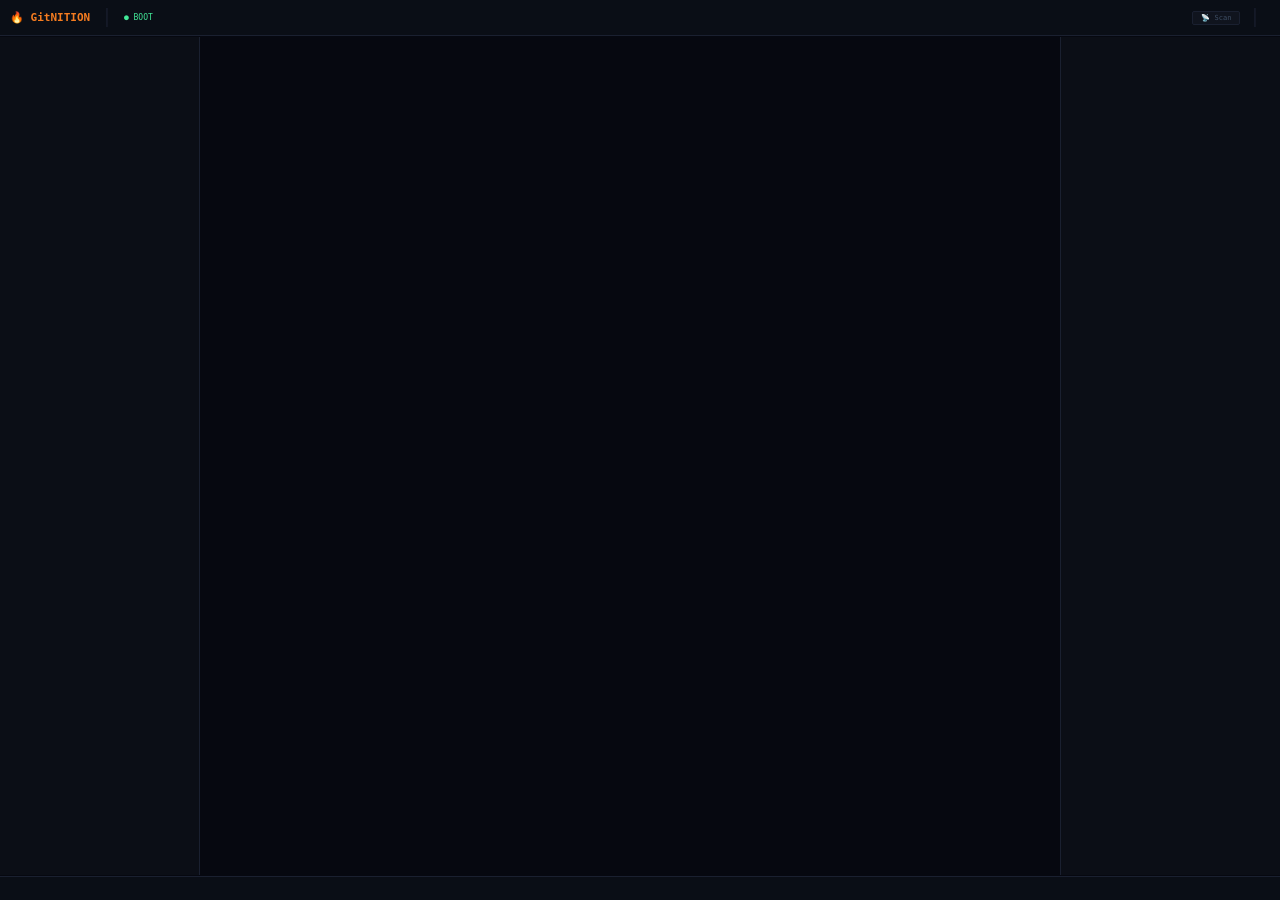
<file: index.html>
<!DOCTYPE html>
<html><head>
<meta charset="utf-8">
<meta http-equiv="refresh" content="0;url=pages/">
<title>🔥 GitNITION</title>
</head>
<body><a href="pages/">Loading GitNITION...</a></body>
</html>
</file>
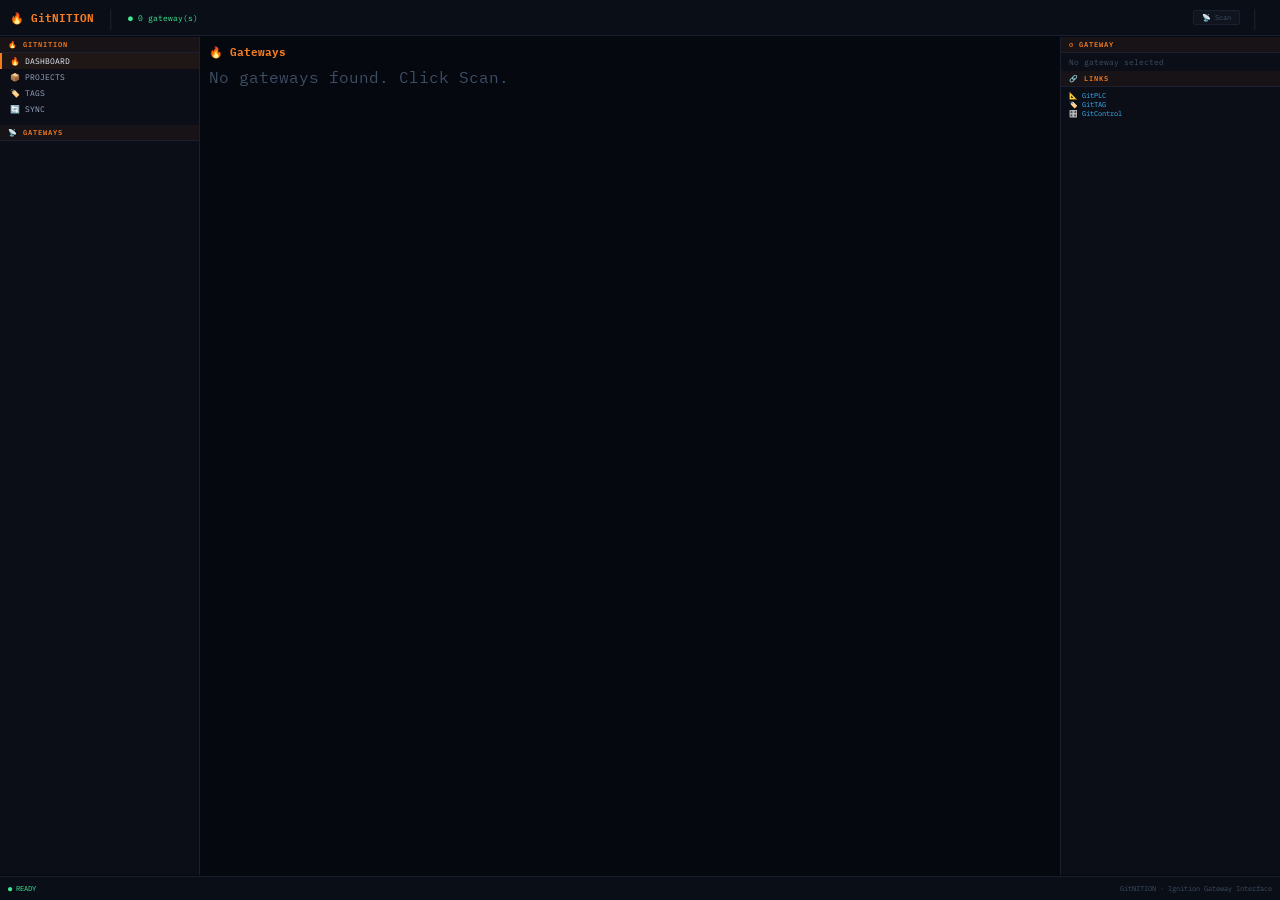
<file: pages/index.html>
<!DOCTYPE html>
<html lang="en">
<head>
<meta charset="UTF-8">
<meta name="viewport" content="width=device-width,initial-scale=1">
<title>🔥 GitNITION — Live</title>
<link rel="stylesheet" href="ui/css/vars.css">
<link rel="stylesheet" href="ui/css/components.css">
</head>
<body>
<div class="H">
  <span style="color:var(--ign);font-weight:700;font-size:11px">🔥 GitNITION</span>
  <span style="color:var(--b);margin:0 6px">│</span>
  <span id="state" style="color:var(--ok);font-size:8px">● BOOT</span>
  <span style="flex:1"></span>
  <span class="btn" onclick="doScan()" id="scan-btn">📡 Scan</span>
  <span style="color:var(--b);margin:0 4px">│</span>
  <span id="clock" style="color:var(--t2);font-size:8px"></span>
</div>
<div class="W" id="west"></div>
<div class="M" id="main"></div>
<div class="E" id="east"></div>
<div class="S" id="status"></div>

<script src="engine/scanner.js"></script>
<script src="engine/gateway-api.js"></script>
<script src="engine/sync.js"></script>
<script src="views/dashboard.js"></script>
<script src="views/projects.js"></script>
<script src="views/tags.js"></script>
<script src="views/nav.js"></script>
<script src="views/east.js"></script>
<script src="views/sync-view.js"></script>
<script>
function selectGateway(host, port) {
  var gw = GW_LIST.find(function(g) { return g.host===host && g.port===port; });
  if (gw) { setActiveGateway(gw); renderNav(document.getElementById('west')); renderEast(document.getElementById('east')); switchView(currentView); }
}

async function doScan() {
  document.getElementById('state').textContent = '● SCANNING...';
  document.getElementById('scan-btn').textContent = '⏳';
  var results = await scanAll();
  document.getElementById('state').textContent = '● ' + results.length + ' gateway(s)';
  document.getElementById('scan-btn').textContent = '📡 Scan';
  if (results.length) selectGateway(results[0].host, results[0].port);
  renderNav(document.getElementById('west'));
  switchView('dashboard');
}

(async function() {
  await loadGatewayConfig();
  renderNav(document.getElementById('west'));
  renderEast(document.getElementById('east'));
  document.getElementById('status').innerHTML = '<span style="color:var(--ok)">● READY</span><span style="flex:1"></span><span style="color:var(--t2)">GitNITION · Ignition Gateway Interface</span>';
  document.getElementById('state').textContent = '● READY';
  switchView('dashboard');
  doScan();
  setInterval(function() { var e=document.getElementById('clock'); if(e) e.textContent=new Date().toLocaleTimeString(); }, 1000);
})();
</script>
</body>
</html>
</file>
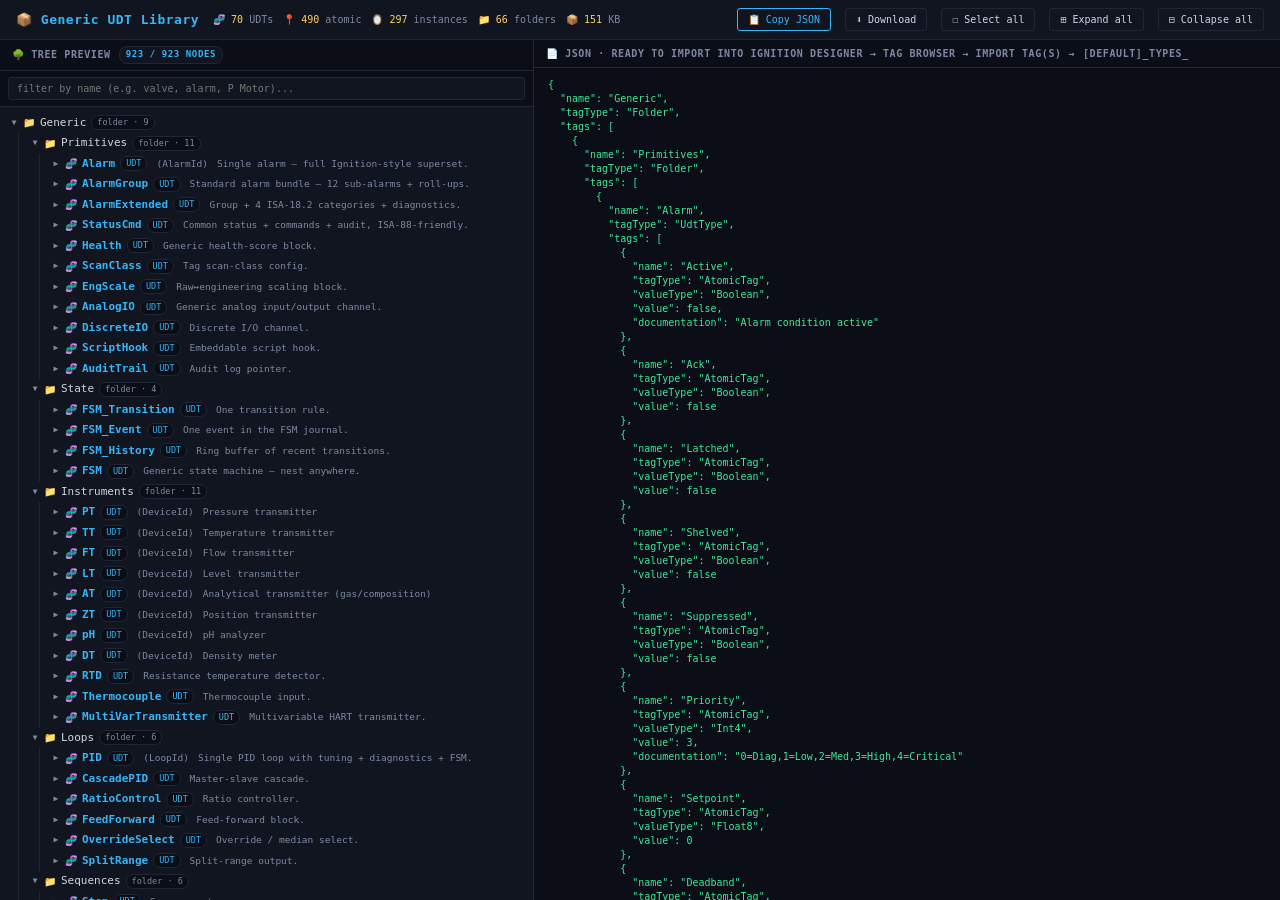
<file: generic-udt-library.html>
<!doctype html>
<html lang="en">
<head>
<meta charset="utf-8">
<meta name="viewport" content="width=device-width,initial-scale=1">
<title>Generic UDT Library — 70 UDTs · deep nested</title>
<style>
:root{--bg:#0b0e16;--card:#11151f;--b:#1f2638;--t:#cfd6e6;--t2:#7d89a3;
--ig:#38b5f9;--ok:#42e898;--err:#ff4466;--lav:#b496ff;--gold:#ffd166;--mono:'JetBrains Mono','IBM Plex Mono',ui-monospace,Menlo,monospace}
*{box-sizing:border-box}
html,body{margin:0;padding:0;background:var(--bg);color:var(--t);font-family:var(--mono);font-size:12px;line-height:1.5;height:100%}
.app{display:grid;grid-template-rows:auto 1fr;height:100vh;min-height:0}
.hdr{display:flex;align-items:center;gap:14px;padding:8px 16px;border-bottom:1px solid var(--b);background:var(--card)}
.hdr h1{margin:0;font-size:13px;font-weight:600;color:var(--ig);letter-spacing:.5px}
.hdr .stats{color:var(--t2);font-size:10px;display:flex;gap:10px}
.hdr .stats b{color:var(--gold);font-weight:500}
.hdr .grow{flex:1}
.hdr button{font-family:inherit;font-size:10px;padding:5px 10px;background:var(--card);border:1px solid var(--b);color:var(--t);cursor:pointer;border-radius:3px;transition:.15s}
.hdr button:hover{border-color:var(--ig);color:var(--ig)}
.hdr button.go{border-color:var(--ig);color:var(--ig)}
.hdr button.go:hover{background:var(--ig);color:var(--bg)}

.body{display:grid;grid-template-columns:1fr 1.4fr;gap:1px;background:var(--b);min-height:0;overflow:hidden}
.pane{background:var(--card);display:flex;flex-direction:column;overflow:hidden;min-height:0}
.pane h2{margin:0;padding:6px 12px;font-size:10px;font-weight:600;color:var(--t2);letter-spacing:.6px;border-bottom:1px solid var(--b);background:var(--bg);text-transform:uppercase;display:flex;align-items:center;gap:8px}
.pane h2 .badge{background:var(--card);color:var(--ig);padding:1px 6px;border-radius:8px;font-size:9px;border:1px solid var(--b)}
.pane .body{flex:1;min-height:0;overflow:hidden;background:var(--card)}
textarea{width:100%;height:100%;background:var(--bg);color:var(--ok);border:none;padding:10px 14px;font-family:inherit;font-size:10px;resize:none;outline:none;line-height:1.4}
.tree{flex:1;overflow:auto;padding:6px 4px;font-size:11px}
.tn{margin-left:0}
.tl{display:flex;align-items:center;gap:5px;padding:2px 6px;cursor:pointer;border-radius:3px;user-select:none;white-space:nowrap}
.tl:hover{background:var(--bg)}
.tl .arr{color:var(--t2);font-size:8px;width:8px;display:inline-block;text-align:center;transition:.1s}
.tn.open>.tl>.arr{transform:rotate(90deg)}
.tc{display:none;margin-left:14px;border-left:1px solid var(--b);padding-left:6px}
.tn.open>.tc{display:block}
.tn.leaf>.tl>.arr{visibility:hidden}
.k{color:var(--gold)}.k-udt{color:var(--ig);font-weight:600}.k-inst{color:var(--lav)}.k-folder{color:var(--t)}.k-atom{color:var(--ok)}
.tag{font-size:8.5px;color:var(--t2);background:var(--bg);padding:0 5px;border-radius:7px;border:1px solid var(--b)}
.tag.t{color:var(--ok)}.tag.u{color:var(--lav)}.tag.f{color:var(--t2)}.tag.U{color:var(--ig)}
.dimmed{color:var(--t2);font-size:9.5px;margin-left:4px}
.search{padding:6px 8px;border-bottom:1px solid var(--b);background:var(--bg)}
.search input{width:100%;background:var(--card);border:1px solid var(--b);color:var(--t);padding:5px 8px;border-radius:3px;font-family:inherit;font-size:10px;outline:none}
.search input:focus{border-color:var(--ig)}
.toast{position:fixed;bottom:14px;left:50%;transform:translateX(-50%);background:var(--ig);color:var(--bg);padding:7px 14px;font-size:10px;border-radius:4px;font-weight:600;opacity:0;transition:.25s;pointer-events:none;z-index:99}
.toast.on{opacity:1}
.match{background:rgba(56,181,249,.15);border-radius:2px}
@media (max-width:880px){.body{grid-template-columns:1fr;grid-template-rows:1fr 1fr}}
</style>
</head>
<body>
<div class="app">
  <div class="hdr">
    <h1>📦 Generic UDT Library</h1>
    <div class="stats">
      <span>🧬 <b>70</b> UDTs</span>
      <span>📍 <b>490</b> atomic</span>
      <span>🪞 <b>297</b> instances</span>
      <span>📁 <b>66</b> folders</span>
      <span>📦 <b>151</b> KB</span>
    </div>
    <span class="grow"></span>
    <button class="go" id="copyBtn">📋 Copy JSON</button>
    <button id="downloadBtn">⬇ Download</button>
    <button id="selectBtn">☐ Select all</button>
    <button id="expandBtn">⊞ Expand all</button>
    <button id="collapseBtn">⊟ Collapse all</button>
  </div>
  <div class="body">
    <div class="pane">
      <h2>🌳 Tree preview <span class="badge" id="visCount"></span></h2>
      <div class="search"><input id="searchIn" placeholder="filter by name (e.g. valve, alarm, P_Motor)..."></div>
      <div class="tree" id="tree"></div>
    </div>
    <div class="pane">
      <h2>📄 JSON · ready to import into Ignition Designer → Tag Browser → Import Tag(s) → <code>[default]_types_</code></h2>
      <textarea id="udtJson" readonly spellcheck="false">{
  "name": "Generic",
  "tagType": "Folder",
  "tags": [
    {
      "name": "Primitives",
      "tagType": "Folder",
      "tags": [
        {
          "name": "Alarm",
          "tagType": "UdtType",
          "tags": [
            {
              "name": "Active",
              "tagType": "AtomicTag",
              "valueType": "Boolean",
              "value": false,
              "documentation": "Alarm condition active"
            },
            {
              "name": "Ack",
              "tagType": "AtomicTag",
              "valueType": "Boolean",
              "value": false
            },
            {
              "name": "Latched",
              "tagType": "AtomicTag",
              "valueType": "Boolean",
              "value": false
            },
            {
              "name": "Shelved",
              "tagType": "AtomicTag",
              "valueType": "Boolean",
              "value": false
            },
            {
              "name": "Suppressed",
              "tagType": "AtomicTag",
              "valueType": "Boolean",
              "value": false
            },
            {
              "name": "Priority",
              "tagType": "AtomicTag",
              "valueType": "Int4",
              "value": 3,
              "documentation": "0=Diag,1=Low,2=Med,3=High,4=Critical"
            },
            {
              "name": "Setpoint",
              "tagType": "AtomicTag",
              "valueType": "Float8",
              "value": 0
            },
            {
              "name": "Deadband",
              "tagType": "AtomicTag",
              "valueType": "Float8",
              "value": 0.5
            },
            {
              "name": "OnDelay",
              "tagType": "AtomicTag",
              "valueType": "Int4",
              "value": 0,
              "engUnit": "ms"
            },
            {
              "name": "OffDelay",
              "tagType": "AtomicTag",
              "valueType": "Int4",
              "value": 0,
              "engUnit": "ms"
            },
            {
              "name": "Message",
              "tagType": "AtomicTag",
              "valueType": "String",
              "value": ""
            },
            {
              "name": "Pipeline",
              "tagType": "AtomicTag",
              "valueType": "String",
              "value": "default"
            },
            {
              "name": "DisplayPath",
              "tagType": "AtomicTag",
              "valueType": "String",
              "value": ""
            },
            {
              "name": "AssocData",
              "tagType": "AtomicTag",
              "valueType": "String",
              "value": "{}"
            },
            {
              "name": "Timestamp",
              "tagType": "AtomicTag",
              "valueType": "String",
              "value": ""
            },
            {
              "name": "AckTimestamp",
              "tagType": "AtomicTag",
              "valueType": "String",
              "value": ""
            },
            {
              "name": "AckUser",
              "tagType": "AtomicTag",
              "valueType": "String",
              "value": ""
            },
            {
              "name": "ClearTimestamp",
              "tagType": "AtomicTag",
              "valueType": "String",
              "value": ""
            },
            {
              "name": "EventCount",
              "tagType": "AtomicTag",
              "valueType": "Int4",
              "value": 0
            }
          ],
          "description": "Single alarm \u2014 full Ignition-style superset.",
          "parameters": [
            "AlarmId"
          ]
        },
        {
          "name": "AlarmGroup",
          "tagType": "UdtType",
          "tags": [
            {
              "name": "HiHi",
              "tagType": "UdtInstance",
              "typeId": "Generic/Primitives/Alarm"
            },
            {
              "name": "Hi",
              "tagType": "UdtInstance",
              "typeId": "Generic/Primitives/Alarm"
            },
            {
              "name": "Lo",
              "tagType": "UdtInstance",
              "typeId": "Generic/Primitives/Alarm"
            },
            {
              "name": "LoLo",
              "tagType": "UdtInstance",
              "typeId": "Generic/Primitives/Alarm"
            },
            {
              "name": "DevHi",
              "tagType": "UdtInstance",
              "typeId": "Generic/Primitives/Alarm"
            },
            {
              "name": "DevLo",
              "tagType": "UdtInstance",
              "typeId": "Generic/Primitives/Alarm"
            },
            {
              "name": "RateOfChange",
              "tagType": "UdtInstance",
              "typeId": "Generic/Primitives/Alarm"
            },
            {
              "name": "Stale",
              "tagType": "UdtInstance",
              "typeId": "Generic/Primitives/Alarm"
            },
            {
              "name": "BadQuality",
              "tagType": "UdtInstance",
              "typeId": "Generic/Primitives/Alarm"
            },
            {
              "name": "CommFault",
              "tagType": "UdtInstance",
              "typeId": "Generic/Primitives/Alarm"
            },
            {
              "name": "SensorFault",
              "tagType": "UdtInstance",
              "typeId": "Generic/Primitives/Alarm"
            },
            {
              "name": "ConfigFault",
              "tagType": "UdtInstance",
              "typeId": "Generic/Primitives/Alarm"
            },
            {
              "name": "AnyActive",
              "tagType": "AtomicTag",
              "valueType": "Boolean",
              "value": false
            },
            {
              "name": "AnyUnacked",
              "tagType": "AtomicTag",
              "valueType": "Boolean",
              "value": false
            },
            {
              "name": "Count",
              "tagType": "AtomicTag",
              "valueType": "Int4",
              "value": 0
            },
            {
              "name": "UnackedCount",
              "tagType": "AtomicTag",
              "valueType": "Int4",
              "value": 0
            },
            {
              "name": "HighestPriority",
              "tagType": "AtomicTag",
              "valueType": "Int4",
              "value": 0
            }
          ],
          "description": "Standard alarm bundle \u2014 12 sub-alarms + roll-ups."
        },
        {
          "name": "AlarmExtended",
          "tagType": "UdtType",
          "tags": [
            {
              "name": "Group",
              "tagType": "UdtInstance",
              "typeId": "Generic/Primitives/AlarmGroup"
            },
            {
              "name": "Process",
              "tagType": "UdtInstance",
              "typeId": "Generic/Primitives/Alarm"
            },
            {
              "name": "Safety",
              "tagType": "UdtInstance",
              "typeId": "Generic/Primitives/Alarm"
            },
            {
              "name": "Quality",
              "tagType": "UdtInstance",
              "typeId": "Generic/Primitives/Alarm"
            },
            {
              "name": "Maintenance",
              "tagType": "UdtInstance",
              "typeId": "Generic/Primitives/Alarm"
            },
            {
              "name": "Diagnostics",
              "tagType": "Folder",
              "tags": [
                {
                  "name": "WatchdogFailures",
                  "tagType": "AtomicTag",
                  "valueType": "Int4",
                  "value": 0
                },
                {
                  "name": "CycleOverruns",
                  "tagType": "AtomicTag",
                  "valueType": "Int4",
                  "value": 0
                },
                {
                  "name": "LastDiagAt",
                  "tagType": "AtomicTag",
                  "valueType": "String",
                  "value": ""
                }
              ]
            }
          ],
          "description": "Group + 4 ISA-18.2 categories + diagnostics."
        },
        {
          "name": "StatusCmd",
          "tagType": "UdtType",
          "tags": [
            {
              "name": "State",
              "tagType": "AtomicTag",
              "valueType": "Int4",
              "value": 0,
              "documentation": "0=Off,1=Standby,2=Starting,3=Running,4=Stopping,5=Fault,6=Maint"
            },
            {
              "name": "StateText",
              "tagType": "AtomicTag",
              "valueType": "String",
              "value": ""
            },
            {
              "name": "Available",
              "tagType": "AtomicTag",
              "valueType": "Boolean",
              "value": true
            },
            {
              "name": "Enabled",
              "tagType": "AtomicTag",
              "valueType": "Boolean",
              "value": true
            },
            {
              "name": "Interlocked",
              "tagType": "AtomicTag",
              "valueType": "Boolean",
              "value": false
            },
            {
              "name": "InterlockMessage",
              "tagType": "AtomicTag",
              "valueType": "String",
              "value": ""
            },
            {
              "name": "Health",
              "tagType": "AtomicTag",
              "valueType": "Int4",
              "value": 0,
              "documentation": "0=OK,1=Warn,2=Fault"
            },
            {
              "name": "Mode",
              "tagType": "AtomicTag",
              "valueType": "Int4",
              "value": 0,
              "documentation": "0=Off,1=Hand,2=Auto,3=Cascade,4=Override"
            },
            {
              "name": "OwnerProgram",
              "tagType": "AtomicTag",
              "valueType": "String",
              "value": ""
            },
            {
              "name": "OwnerSession",
              "tagType": "AtomicTag",
              "valueType": "String",
              "value": ""
            },
            {
              "name": "Commands",
              "tagType": "Folder",
              "tags": [
                {
                  "name": "Start",
                  "tagType": "AtomicTag",
                  "valueType": "Boolean",
                  "value": false
                },
                {
                  "name": "Stop",
                  "tagType": "AtomicTag",
                  "valueType": "Boolean",
                  "value": false
                },
                {
                  "name": "Reset",
                  "tagType": "AtomicTag",
                  "valueType": "Boolean",
                  "value": false
                },
                {
                  "name": "Enable",
                  "tagType": "AtomicTag",
                  "valueType": "Boolean",
                  "value": true
                },
                {
                  "name": "Disable",
                  "tagType": "AtomicTag",
                  "valueType": "Boolean",
                  "value": false
                },
                {
                  "name": "Acknowledge",
                  "tagType": "AtomicTag",
                  "valueType": "Boolean",
                  "value": false
                },
                {
                  "name": "ToHand",
                  "tagType": "AtomicTag",
                  "valueType": "Boolean",
                  "value": false
                },
                {
                  "name": "ToAuto",
                  "tagType": "AtomicTag",
                  "valueType": "Boolean",
                  "value": false
                },
                {
                  "name": "Override",
                  "tagType": "AtomicTag",
                  "valueType": "Boolean",
                  "value": false
                },
                {
                  "name": "ReleaseOverride",
                  "tagType": "AtomicTag",
                  "valueType": "Boolean",
                  "value": false
                }
              ]
            },
            {
              "name": "Audit",
              "tagType": "Folder",
              "tags": [
                {
                  "name": "LastCommand",
                  "tagType": "AtomicTag",
                  "valueType": "String",
                  "value": ""
                },
                {
                  "name": "LastCommandTs",
                  "tagType": "AtomicTag",
                  "valueType": "String",
                  "value": ""
                },
                {
                  "name": "LastCommandUser",
                  "tagType": "AtomicTag",
                  "valueType": "String",
                  "value": ""
                },
                {
                  "name": "CommandCount",
                  "tagType": "AtomicTag",
                  "valueType": "Int4",
                  "value": 0
                }
              ]
            }
          ],
          "description": "Common status + commands + audit, ISA-88-friendly."
        },
        {
          "name": "Health",
          "tagType": "UdtType",
          "tags": [
            {
              "name": "Score",
              "tagType": "AtomicTag",
              "valueType": "Float8",
              "value": 100.0,
              "documentation": "0-100 composite"
            },
            {
              "name": "Status",
              "tagType": "AtomicTag",
              "valueType": "Int4",
              "value": 0,
              "documentation": "0=OK,1=Warn,2=Fault,3=Critical"
            },
            {
              "name": "StatusText",
              "tagType": "AtomicTag",
              "valueType": "String",
              "value": ""
            },
            {
              "name": "LastCheck",
              "tagType": "AtomicTag",
              "valueType": "String",
              "value": ""
            },
            {
              "name": "CheckIntervalMs",
              "tagType": "AtomicTag",
              "valueType": "Int4",
              "value": 1000
            },
            {
              "name": "FailureCount",
              "tagType": "AtomicTag",
              "valueType": "Int4",
              "value": 0
            },
            {
              "name": "RecoveryCount",
              "tagType": "AtomicTag",
              "valueType": "Int4",
              "value": 0
            },
            {
              "name": "UptimeS",
              "tagType": "AtomicTag",
              "valueType": "Float8",
              "value": 0
            },
            {
              "name": "MTBF_h",
              "tagType": "AtomicTag",
              "valueType": "Float8",
              "value": 0
            }
          ],
          "description": "Generic health-score block."
        },
        {
          "name": "ScanClass",
          "tagType": "UdtType",
          "tags": [
            {
              "name": "Rate",
              "tagType": "AtomicTag",
              "valueType": "Int4",
              "value": 1000,
              "engUnit": "ms"
            },
            {
              "name": "Factor",
              "tagType": "AtomicTag",
              "valueType": "Float8",
              "value": 1.0
            },
            {
              "name": "Stale",
              "tagType": "AtomicTag",
              "valueType": "Int4",
              "value": 10000,
              "engUnit": "ms"
            },
            {
              "name": "LeaseTime",
              "tagType": "AtomicTag",
              "valueType": "Int4",
              "value": 30000
            },
            {
              "name": "Subscribed",
              "tagType": "AtomicTag",
              "valueType": "Boolean",
              "value": true
            },
            {
              "name": "Executing",
              "tagType": "AtomicTag",
              "valueType": "Boolean",
              "value": false
            },
            {
              "name": "OverrunCount",
              "tagType": "AtomicTag",
              "valueType": "Int4",
              "value": 0
            },
            {
              "name": "DriftMs",
              "tagType": "AtomicTag",
              "valueType": "Int4",
              "value": 0
            }
          ],
          "description": "Tag scan-class config."
        },
        {
          "name": "EngScale",
          "tagType": "UdtType",
          "tags": [
            {
              "name": "RawLo",
              "tagType": "AtomicTag",
              "valueType": "Float8",
              "value": 0
            },
            {
              "name": "RawHi",
              "tagType": "AtomicTag",
              "valueType": "Float8",
              "value": 32767
            },
            {
              "name": "EngLo",
              "tagType": "AtomicTag",
              "valueType": "Float8",
              "value": 0
            },
            {
              "name": "EngHi",
              "tagType": "AtomicTag",
              "valueType": "Float8",
              "value": 100
            },
            {
              "name": "EngUnits",
              "tagType": "AtomicTag",
              "valueType": "String",
              "value": ""
            },
            {
              "name": "Format",
              "tagType": "AtomicTag",
              "valueType": "String",
              "value": "#,##0.00"
            },
            {
              "name": "ClampLo",
              "tagType": "AtomicTag",
              "valueType": "Boolean",
              "value": true
            },
            {
              "name": "ClampHi",
              "tagType": "AtomicTag",
              "valueType": "Boolean",
              "value": true
            },
            {
              "name": "Linearize",
              "tagType": "AtomicTag",
              "valueType": "Boolean",
              "value": false
            },
            {
              "name": "Deadband",
              "tagType": "AtomicTag",
              "valueType": "Float8",
              "value": 0
            }
          ],
          "description": "Raw\u2194engineering scaling block."
        },
        {
          "name": "AnalogIO",
          "tagType": "UdtType",
          "tags": [
            {
              "name": "Raw",
              "tagType": "AtomicTag",
              "valueType": "Float8",
              "value": 0
            },
            {
              "name": "Scaled",
              "tagType": "AtomicTag",
              "valueType": "Float8",
              "value": 0
            },
            {
              "name": "Quality",
              "tagType": "AtomicTag",
              "valueType": "Int4",
              "value": 192
            },
            {
              "name": "Stale",
              "tagType": "AtomicTag",
              "valueType": "Boolean",
              "value": false
            },
            {
              "name": "Clamped",
              "tagType": "AtomicTag",
              "valueType": "Boolean",
              "value": false
            },
            {
              "name": "Filter",
              "tagType": "AtomicTag",
              "valueType": "Float8",
              "value": 0,
              "documentation": "EWMA alpha 0-1"
            },
            {
              "name": "Filtered",
              "tagType": "AtomicTag",
              "valueType": "Float8",
              "value": 0
            },
            {
              "name": "LastUpdate",
              "tagType": "AtomicTag",
              "valueType": "String",
              "value": ""
            },
            {
              "name": "Scale",
              "tagType": "UdtInstance",
              "typeId": "Generic/Primitives/EngScale"
            },
            {
              "name": "ScanClass",
              "tagType": "UdtInstance",
              "typeId": "Generic/Primitives/ScanClass"
            },
            {
              "name": "Alarms",
              "tagType": "UdtInstance",
              "typeId": "Generic/Primitives/AlarmGroup"
            }
          ],
          "description": "Generic analog input/output channel."
        },
        {
          "name": "DiscreteIO",
          "tagType": "UdtType",
          "tags": [
            {
              "name": "Value",
              "tagType": "AtomicTag",
              "valueType": "Boolean",
              "value": false
            },
            {
              "name": "Inverted",
              "tagType": "AtomicTag",
              "valueType": "Boolean",
              "value": false
            },
            {
              "name": "OnDelay",
              "tagType": "AtomicTag",
              "valueType": "Int4",
              "value": 0,
              "engUnit": "ms"
            },
            {
              "name": "OffDelay",
              "tagType": "AtomicTag",
              "valueType": "Int4",
              "value": 0,
              "engUnit": "ms"
            },
            {
              "name": "OnCount",
              "tagType": "AtomicTag",
              "valueType": "Int4",
              "value": 0
            },
            {
              "name": "OffCount",
              "tagType": "AtomicTag",
              "valueType": "Int4",
              "value": 0
            },
            {
              "name": "LastTransition",
              "tagType": "AtomicTag",
              "valueType": "String",
              "value": ""
            },
            {
              "name": "Quality",
              "tagType": "AtomicTag",
              "valueType": "Int4",
              "value": 192
            },
            {
              "name": "Alarms",
              "tagType": "UdtInstance",
              "typeId": "Generic/Primitives/AlarmGroup"
            }
          ],
          "description": "Discrete I/O channel."
        },
        {
          "name": "ScriptHook",
          "tagType": "UdtType",
          "tags": [
            {
              "name": "Code",
              "tagType": "AtomicTag",
              "valueType": "String",
              "value": ""
            },
            {
              "name": "Scope",
              "tagType": "AtomicTag",
              "valueType": "String",
              "value": "gateway"
            },
            {
              "name": "Trigger",
              "tagType": "AtomicTag",
              "valueType": "String",
              "value": "valueChanged"
            },
            {
              "name": "Enabled",
              "tagType": "AtomicTag",
              "valueType": "Boolean",
              "value": true
            },
            {
              "name": "LastRun",
              "tagType": "AtomicTag",
              "valueType": "String",
              "value": ""
            },
            {
              "name": "LastError",
              "tagType": "AtomicTag",
              "valueType": "String",
              "value": ""
            },
            {
              "name": "ExecCount",
              "tagType": "AtomicTag",
              "valueType": "Int4",
              "value": 0
            },
            {
              "name": "AvgExecMs",
              "tagType": "AtomicTag",
              "valueType": "Float8",
              "value": 0
            },
            {
              "name": "MaxExecMs",
              "tagType": "AtomicTag",
              "valueType": "Float8",
              "value": 0
            }
          ],
          "description": "Embeddable script hook."
        },
        {
          "name": "AuditTrail",
          "tagType": "UdtType",
          "tags": [
            {
              "name": "Enabled",
              "tagType": "AtomicTag",
              "valueType": "Boolean",
              "value": true
            },
            {
              "name": "LastEvent",
              "tagType": "AtomicTag",
              "valueType": "String",
              "value": ""
            },
            {
              "name": "LastUser",
              "tagType": "AtomicTag",
              "valueType": "String",
              "value": ""
            },
            {
              "name": "LastTs",
              "tagType": "AtomicTag",
              "valueType": "String",
              "value": ""
            },
            {
              "name": "EventCount",
              "tagType": "AtomicTag",
              "valueType": "Int4",
              "value": 0
            },
            {
              "name": "RetentionDays",
              "tagType": "AtomicTag",
              "valueType": "Int4",
              "value": 90
            }
          ],
          "description": "Audit log pointer."
        }
      ]
    },
    {
      "name": "State",
      "tagType": "Folder",
      "tags": [
        {
          "name": "FSM_Transition",
          "tagType": "UdtType",
          "tags": [
            {
              "name": "From",
              "tagType": "AtomicTag",
              "valueType": "String",
              "value": ""
            },
            {
              "name": "To",
              "tagType": "AtomicTag",
              "valueType": "String",
              "value": ""
            },
            {
              "name": "Event",
              "tagType": "AtomicTag",
              "valueType": "String",
              "value": ""
            },
            {
              "name": "Guard",
              "tagType": "AtomicTag",
              "valueType": "String",
              "value": ""
            },
            {
              "name": "Action",
              "tagType": "AtomicTag",
              "valueType": "String",
              "value": ""
            },
            {
              "name": "Count",
              "tagType": "AtomicTag",
              "valueType": "Int4",
              "value": 0
            }
          ],
          "description": "One transition rule."
        },
        {
          "name": "FSM_Event",
          "tagType": "UdtType",
          "tags": [
            {
              "name": "Name",
              "tagType": "AtomicTag",
              "valueType": "String",
              "value": ""
            },
            {
              "name": "Ts",
              "tagType": "AtomicTag",
              "valueType": "String",
              "value": ""
            },
            {
              "name": "FromState",
              "tagType": "AtomicTag",
              "valueType": "String",
              "value": ""
            },
            {
              "name": "ToState",
              "tagType": "AtomicTag",
              "valueType": "String",
              "value": ""
            },
            {
              "name": "Source",
              "tagType": "AtomicTag",
              "valueType": "String",
              "value": ""
            },
            {
              "name": "Payload",
              "tagType": "AtomicTag",
              "valueType": "String",
              "value": "{}"
            }
          ],
          "description": "One event in the FSM journal."
        },
        {
          "name": "FSM_History",
          "tagType": "UdtType",
          "tags": [
            {
              "name": "Capacity",
              "tagType": "AtomicTag",
              "valueType": "Int4",
              "value": 100
            },
            {
              "name": "Count",
              "tagType": "AtomicTag",
              "valueType": "Int4",
              "value": 0
            },
            {
              "name": "LastEventTs",
              "tagType": "AtomicTag",
              "valueType": "String",
              "value": ""
            },
            {
              "name": "Recent",
              "tagType": "Folder",
              "tags": [
                {
                  "name": "E0",
                  "tagType": "UdtInstance",
                  "typeId": "Generic/State/FSM_Event"
                },
                {
                  "name": "E1",
                  "tagType": "UdtInstance",
                  "typeId": "Generic/State/FSM_Event"
                },
                {
                  "name": "E2",
                  "tagType": "UdtInstance",
                  "typeId": "Generic/State/FSM_Event"
                },
                {
                  "name": "E3",
                  "tagType": "UdtInstance",
                  "typeId": "Generic/State/FSM_Event"
                },
                {
                  "name": "E4",
                  "tagType": "UdtInstance",
                  "typeId": "Generic/State/FSM_Event"
                }
              ]
            }
          ],
          "description": "Ring buffer of recent transitions."
        },
        {
          "name": "FSM",
          "tagType": "UdtType",
          "tags": [
            {
              "name": "Config",
              "tagType": "Folder",
              "tags": [
                {
                  "name": "States",
                  "tagType": "AtomicTag",
                  "valueType": "String",
                  "value": "",
                  "documentation": "comma list"
                },
                {
                  "name": "InitState",
                  "tagType": "AtomicTag",
                  "valueType": "String",
                  "value": "idle"
                },
                {
                  "name": "Final",
                  "tagType": "AtomicTag",
                  "valueType": "String",
                  "value": ""
                },
                {
                  "name": "BackoffMs",
                  "tagType": "AtomicTag",
                  "valueType": "Int4",
                  "value": 1000
                },
                {
                  "name": "MaxRetries",
                  "tagType": "AtomicTag",
                  "valueType": "Int4",
                  "value": 10
                }
              ]
            },
            {
              "name": "Status",
              "tagType": "Folder",
              "tags": [
                {
                  "name": "Current",
                  "tagType": "AtomicTag",
                  "valueType": "String",
                  "value": "idle"
                },
                {
                  "name": "Previous",
                  "tagType": "AtomicTag",
                  "valueType": "String",
                  "value": ""
                },
                {
                  "name": "Since",
                  "tagType": "AtomicTag",
                  "valueType": "String",
                  "value": ""
                },
                {
                  "name": "TransitionCount",
                  "tagType": "AtomicTag",
                  "valueType": "Int4",
                  "value": 0
                },
                {
                  "name": "LastError",
                  "tagType": "AtomicTag",
                  "valueType": "String",
                  "value": ""
                },
                {
                  "name": "Healthy",
                  "tagType": "AtomicTag",
                  "valueType": "Boolean",
                  "value": true
                },
                {
                  "name": "ErrCount",
                  "tagType": "AtomicTag",
                  "valueType": "Int4",
                  "value": 0
                },
                {
                  "name": "NextRetryAt",
                  "tagType": "AtomicTag",
                  "valueType": "String",
                  "value": ""
                }
              ]
            },
            {
              "name": "Cmd",
              "tagType": "Folder",
              "tags": [
                {
                  "name": "Transition",
                  "tagType": "AtomicTag",
                  "valueType": "String",
                  "value": ""
                },
                {
                  "name": "Reset",
                  "tagType": "AtomicTag",
                  "valueType": "Boolean",
                  "value": false
                },
                {
                  "name": "Heal",
                  "tagType": "AtomicTag",
                  "valueType": "Boolean",
                  "value": false
                },
                {
                  "name": "Pause",
                  "tagType": "AtomicTag",
                  "valueType": "Boolean",
                  "value": false
                },
                {
                  "name": "Resume",
                  "tagType": "AtomicTag",
                  "valueType": "Boolean",
                  "value": false
                }
              ]
            },
            {
              "name": "History",
              "tagType": "UdtInstance",
              "typeId": "Generic/State/FSM_History"
            }
          ],
          "description": "Generic state machine \u2014 nest anywhere."
        }
      ]
    },
    {
      "name": "Instruments",
      "tagType": "Folder",
      "tags": [
        {
          "name": "PT",
          "tagType": "UdtType",
          "tags": [
            {
              "name": "Signal",
              "tagType": "UdtInstance",
              "typeId": "Generic/Primitives/AnalogIO"
            },
            {
              "name": "EngUnits",
              "tagType": "AtomicTag",
              "valueType": "String",
              "value": "psig"
            },
            {
              "name": "LRV",
              "tagType": "AtomicTag",
              "valueType": "Float8",
              "value": 0
            },
            {
              "name": "URV",
              "tagType": "AtomicTag",
              "valueType": "Float8",
              "value": 100
            },
            {
              "name": "Damping",
              "tagType": "AtomicTag",
              "valueType": "Float8",
              "value": 0,
              "engUnit": "s"
            },
            {
              "name": "CalDate",
              "tagType": "AtomicTag",
              "valueType": "String",
              "value": ""
            },
            {
              "name": "CalDueDate",
              "tagType": "AtomicTag",
              "valueType": "String",
              "value": ""
            },
            {
              "name": "SerialNum",
              "tagType": "AtomicTag",
              "valueType": "String",
              "value": ""
            },
            {
              "name": "Tag",
              "tagType": "AtomicTag",
              "valueType": "String",
              "value": ""
            },
            {
              "name": "Manufacturer",
              "tagType": "AtomicTag",
              "valueType": "String",
              "value": ""
            },
            {
              "name": "Model",
              "tagType": "AtomicTag",
              "valueType": "String",
              "value": ""
            },
            {
              "name": "Health",
              "tagType": "UdtInstance",
              "typeId": "Generic/Primitives/Health"
            }
          ],
          "description": "Pressure transmitter",
          "parameters": [
            "DeviceId"
          ]
        },
        {
          "name": "TT",
          "tagType": "UdtType",
          "tags": [
            {
              "name": "Signal",
              "tagType": "UdtInstance",
              "typeId": "Generic/Primitives/AnalogIO"
            },
            {
              "name": "EngUnits",
              "tagType": "AtomicTag",
              "valueType": "String",
              "value": "degF"
            },
            {
              "name": "LRV",
              "tagType": "AtomicTag",
              "valueType": "Float8",
              "value": 0
            },
            {
              "name": "URV",
              "tagType": "AtomicTag",
              "valueType": "Float8",
              "value": 100
            },
            {
              "name": "Damping",
              "tagType": "AtomicTag",
              "valueType": "Float8",
              "value": 0,
              "engUnit": "s"
            },
            {
              "name": "CalDate",
              "tagType": "AtomicTag",
              "valueType": "String",
              "value": ""
            },
            {
              "name": "CalDueDate",
              "tagType": "AtomicTag",
              "valueType": "String",
              "value": ""
            },
            {
              "name": "SerialNum",
              "tagType": "AtomicTag",
              "valueType": "String",
              "value": ""
            },
            {
              "name": "Tag",
              "tagType": "AtomicTag",
              "valueType": "String",
              "value": ""
            },
            {
              "name": "Manufacturer",
              "tagType": "AtomicTag",
              "valueType": "String",
              "value": ""
            },
            {
              "name": "Model",
              "tagType": "AtomicTag",
              "valueType": "String",
              "value": ""
            },
            {
              "name": "Health",
              "tagType": "UdtInstance",
              "typeId": "Generic/Primitives/Health"
            }
          ],
          "description": "Temperature transmitter",
          "parameters": [
            "DeviceId"
          ]
        },
        {
          "name": "FT",
          "tagType": "UdtType",
          "tags": [
            {
              "name": "Signal",
              "tagType": "UdtInstance",
              "typeId": "Generic/Primitives/AnalogIO"
            },
            {
              "name": "EngUnits",
              "tagType": "AtomicTag",
              "valueType": "String",
              "value": "gpm"
            },
            {
              "name": "LRV",
              "tagType": "AtomicTag",
              "valueType": "Float8",
              "value": 0
            },
            {
              "name": "URV",
              "tagType": "AtomicTag",
              "valueType": "Float8",
              "value": 100
            },
            {
              "name": "Damping",
              "tagType": "AtomicTag",
              "valueType": "Float8",
              "value": 0,
              "engUnit": "s"
            },
            {
              "name": "CalDate",
              "tagType": "AtomicTag",
              "valueType": "String",
              "value": ""
            },
            {
              "name": "CalDueDate",
              "tagType": "AtomicTag",
              "valueType": "String",
              "value": ""
            },
            {
              "name": "SerialNum",
              "tagType": "AtomicTag",
              "valueType": "String",
              "value": ""
            },
            {
              "name": "Tag",
              "tagType": "AtomicTag",
              "valueType": "String",
              "value": ""
            },
            {
              "name": "Manufacturer",
              "tagType": "AtomicTag",
              "valueType": "String",
              "value": ""
            },
            {
              "name": "Model",
              "tagType": "AtomicTag",
              "valueType": "String",
              "value": ""
            },
            {
              "name": "Health",
              "tagType": "UdtInstance",
              "typeId": "Generic/Primitives/Health"
            }
          ],
          "description": "Flow transmitter",
          "parameters": [
            "DeviceId"
          ]
        },
        {
          "name": "LT",
          "tagType": "UdtType",
          "tags": [
            {
              "name": "Signal",
              "tagType": "UdtInstance",
              "typeId": "Generic/Primitives/AnalogIO"
            },
            {
              "name": "EngUnits",
              "tagType": "AtomicTag",
              "valueType": "String",
              "value": "in"
            },
            {
              "name": "LRV",
              "tagType": "AtomicTag",
              "valueType": "Float8",
              "value": 0
            },
            {
              "name": "URV",
              "tagType": "AtomicTag",
              "valueType": "Float8",
              "value": 100
            },
            {
              "name": "Damping",
              "tagType": "AtomicTag",
              "valueType": "Float8",
              "value": 0,
              "engUnit": "s"
            },
            {
              "name": "CalDate",
              "tagType": "AtomicTag",
              "valueType": "String",
              "value": ""
            },
            {
              "name": "CalDueDate",
              "tagType": "AtomicTag",
              "valueType": "String",
              "value": ""
            },
            {
              "name": "SerialNum",
              "tagType": "AtomicTag",
              "valueType": "String",
              "value": ""
            },
            {
              "name": "Tag",
              "tagType": "AtomicTag",
              "valueType": "String",
              "value": ""
            },
            {
              "name": "Manufacturer",
              "tagType": "AtomicTag",
              "valueType": "String",
              "value": ""
            },
            {
              "name": "Model",
              "tagType": "AtomicTag",
              "valueType": "String",
              "value": ""
            },
            {
              "name": "Health",
              "tagType": "UdtInstance",
              "typeId": "Generic/Primitives/Health"
            }
          ],
          "description": "Level transmitter",
          "parameters": [
            "DeviceId"
          ]
        },
        {
          "name": "AT",
          "tagType": "UdtType",
          "tags": [
            {
              "name": "Signal",
              "tagType": "UdtInstance",
              "typeId": "Generic/Primitives/AnalogIO"
            },
            {
              "name": "EngUnits",
              "tagType": "AtomicTag",
              "valueType": "String",
              "value": "ppm"
            },
            {
              "name": "LRV",
              "tagType": "AtomicTag",
              "valueType": "Float8",
              "value": 0
            },
            {
              "name": "URV",
              "tagType": "AtomicTag",
              "valueType": "Float8",
              "value": 100
            },
            {
              "name": "Damping",
              "tagType": "AtomicTag",
              "valueType": "Float8",
              "value": 0,
              "engUnit": "s"
            },
            {
              "name": "CalDate",
              "tagType": "AtomicTag",
              "valueType": "String",
              "value": ""
            },
            {
              "name": "CalDueDate",
              "tagType": "AtomicTag",
              "valueType": "String",
              "value": ""
            },
            {
              "name": "SerialNum",
              "tagType": "AtomicTag",
              "valueType": "String",
              "value": ""
            },
            {
              "name": "Tag",
              "tagType": "AtomicTag",
              "valueType": "String",
              "value": ""
            },
            {
              "name": "Manufacturer",
              "tagType": "AtomicTag",
              "valueType": "String",
              "value": ""
            },
            {
              "name": "Model",
              "tagType": "AtomicTag",
              "valueType": "String",
              "value": ""
            },
            {
              "name": "Health",
              "tagType": "UdtInstance",
              "typeId": "Generic/Primitives/Health"
            }
          ],
          "description": "Analytical transmitter (gas/composition)",
          "parameters": [
            "DeviceId"
          ]
        },
        {
          "name": "ZT",
          "tagType": "UdtType",
          "tags": [
            {
              "name": "Signal",
              "tagType": "UdtInstance",
              "typeId": "Generic/Primitives/AnalogIO"
            },
            {
              "name": "EngUnits",
              "tagType": "AtomicTag",
              "valueType": "String",
              "value": "%"
            },
            {
              "name": "LRV",
              "tagType": "AtomicTag",
              "valueType": "Float8",
              "value": 0
            },
            {
              "name": "URV",
              "tagType": "AtomicTag",
              "valueType": "Float8",
              "value": 100
            },
            {
              "name": "Damping",
              "tagType": "AtomicTag",
              "valueType": "Float8",
              "value": 0,
              "engUnit": "s"
            },
            {
              "name": "CalDate",
              "tagType": "AtomicTag",
              "valueType": "String",
              "value": ""
            },
            {
              "name": "CalDueDate",
              "tagType": "AtomicTag",
              "valueType": "String",
              "value": ""
            },
            {
              "name": "SerialNum",
              "tagType": "AtomicTag",
              "valueType": "String",
              "value": ""
            },
            {
              "name": "Tag",
              "tagType": "AtomicTag",
              "valueType": "String",
              "value": ""
            },
            {
              "name": "Manufacturer",
              "tagType": "AtomicTag",
              "valueType": "String",
              "value": ""
            },
            {
              "name": "Model",
              "tagType": "AtomicTag",
              "valueType": "String",
              "value": ""
            },
            {
              "name": "Health",
              "tagType": "UdtInstance",
              "typeId": "Generic/Primitives/Health"
            }
          ],
          "description": "Position transmitter",
          "parameters": [
            "DeviceId"
          ]
        },
        {
          "name": "pH",
          "tagType": "UdtType",
          "tags": [
            {
              "name": "Signal",
              "tagType": "UdtInstance",
              "typeId": "Generic/Primitives/AnalogIO"
            },
            {
              "name": "EngUnits",
              "tagType": "AtomicTag",
              "valueType": "String",
              "value": "pH"
            },
            {
              "name": "LRV",
              "tagType": "AtomicTag",
              "valueType": "Float8",
              "value": 0
            },
            {
              "name": "URV",
              "tagType": "AtomicTag",
              "valueType": "Float8",
              "value": 100
            },
            {
              "name": "Damping",
              "tagType": "AtomicTag",
              "valueType": "Float8",
              "value": 0,
              "engUnit": "s"
            },
            {
              "name": "CalDate",
              "tagType": "AtomicTag",
              "valueType": "String",
              "value": ""
            },
            {
              "name": "CalDueDate",
              "tagType": "AtomicTag",
              "valueType": "String",
              "value": ""
            },
            {
              "name": "SerialNum",
              "tagType": "AtomicTag",
              "valueType": "String",
              "value": ""
            },
            {
              "name": "Tag",
              "tagType": "AtomicTag",
              "valueType": "String",
              "value": ""
            },
            {
              "name": "Manufacturer",
              "tagType": "AtomicTag",
              "valueType": "String",
              "value": ""
            },
            {
              "name": "Model",
              "tagType": "AtomicTag",
              "valueType": "String",
              "value": ""
            },
            {
              "name": "Health",
              "tagType": "UdtInstance",
              "typeId": "Generic/Primitives/Health"
            }
          ],
          "description": "pH analyzer",
          "parameters": [
            "DeviceId"
          ]
        },
        {
          "name": "DT",
          "tagType": "UdtType",
          "tags": [
            {
              "name": "Signal",
              "tagType": "UdtInstance",
              "typeId": "Generic/Primitives/AnalogIO"
            },
            {
              "name": "EngUnits",
              "tagType": "AtomicTag",
              "valueType": "String",
              "value": "SG"
            },
            {
              "name": "LRV",
              "tagType": "AtomicTag",
              "valueType": "Float8",
              "value": 0
            },
            {
              "name": "URV",
              "tagType": "AtomicTag",
              "valueType": "Float8",
              "value": 100
            },
            {
              "name": "Damping",
              "tagType": "AtomicTag",
              "valueType": "Float8",
              "value": 0,
              "engUnit": "s"
            },
            {
              "name": "CalDate",
              "tagType": "AtomicTag",
              "valueType": "String",
              "value": ""
            },
            {
              "name": "CalDueDate",
              "tagType": "AtomicTag",
              "valueType": "String",
              "value": ""
            },
            {
              "name": "SerialNum",
              "tagType": "AtomicTag",
              "valueType": "String",
              "value": ""
            },
            {
              "name": "Tag",
              "tagType": "AtomicTag",
              "valueType": "String",
              "value": ""
            },
            {
              "name": "Manufacturer",
              "tagType": "AtomicTag",
              "valueType": "String",
              "value": ""
            },
            {
              "name": "Model",
              "tagType": "AtomicTag",
              "valueType": "String",
              "value": ""
            },
            {
              "name": "Health",
              "tagType": "UdtInstance",
              "typeId": "Generic/Primitives/Health"
            }
          ],
          "description": "Density meter",
          "parameters": [
            "DeviceId"
          ]
        },
        {
          "name": "RTD",
          "tagType": "UdtType",
          "tags": [
            {
              "name": "Resistance",
              "tagType": "AtomicTag",
              "valueType": "Float8",
              "value": 100,
              "engUnit": "ohm"
            },
            {
              "name": "Temp",
              "tagType": "AtomicTag",
              "valueType": "Float8",
              "value": 0,
              "engUnit": "degC"
            },
            {
              "name": "RTDType",
              "tagType": "AtomicTag",
              "valueType": "String",
              "value": "Pt100"
            },
            {
              "name": "Wires",
              "tagType": "AtomicTag",
              "valueType": "Int4",
              "value": 4
            },
            {
              "name": "Alarms",
              "tagType": "UdtInstance",
              "typeId": "Generic/Primitives/AlarmGroup"
            }
          ],
          "description": "Resistance temperature detector."
        },
        {
          "name": "Thermocouple",
          "tagType": "UdtType",
          "tags": [
            {
              "name": "MV",
              "tagType": "AtomicTag",
              "valueType": "Float8",
              "value": 0,
              "engUnit": "mV"
            },
            {
              "name": "Temp",
              "tagType": "AtomicTag",
              "valueType": "Float8",
              "value": 0,
              "engUnit": "degC"
            },
            {
              "name": "Type",
              "tagType": "AtomicTag",
              "valueType": "String",
              "value": "K"
            },
            {
              "name": "ColdJunction",
              "tagType": "AtomicTag",
              "valueType": "Float8",
              "value": 25,
              "engUnit": "degC"
            },
            {
              "name": "Alarms",
              "tagType": "UdtInstance",
              "typeId": "Generic/Primitives/AlarmGroup"
            }
          ],
          "description": "Thermocouple input."
        },
        {
          "name": "MultiVarTransmitter",
          "tagType": "UdtType",
          "tags": [
            {
              "name": "DP",
              "tagType": "UdtInstance",
              "typeId": "Generic/Instruments/PT"
            },
            {
              "name": "SP",
              "tagType": "UdtInstance",
              "typeId": "Generic/Instruments/PT"
            },
            {
              "name": "PV",
              "tagType": "UdtInstance",
              "typeId": "Generic/Instruments/PT"
            },
            {
              "name": "TT",
              "tagType": "UdtInstance",
              "typeId": "Generic/Instruments/TT"
            },
            {
              "name": "HartAddr",
              "tagType": "AtomicTag",
              "valueType": "Int4",
              "value": 0
            },
            {
              "name": "Burst",
              "tagType": "AtomicTag",
              "valueType": "Boolean",
              "value": false
            }
          ],
          "description": "Multivariable HART transmitter."
        }
      ]
    },
    {
      "name": "Loops",
      "tagType": "Folder",
      "tags": [
        {
          "name": "PID",
          "tagType": "UdtType",
          "tags": [
            {
              "name": "PV",
              "tagType": "UdtInstance",
              "typeId": "Generic/Primitives/AnalogIO"
            },
            {
              "name": "SP",
              "tagType": "UdtInstance",
              "typeId": "Generic/Primitives/AnalogIO"
            },
            {
              "name": "OUT",
              "tagType": "UdtInstance",
              "typeId": "Generic/Primitives/AnalogIO"
            },
            {
              "name": "Tuning",
              "tagType": "Folder",
              "tags": [
                {
                  "name": "Kp",
                  "tagType": "AtomicTag",
                  "valueType": "Float8",
                  "value": 1.0
                },
                {
                  "name": "Ki",
                  "tagType": "AtomicTag",
                  "valueType": "Float8",
                  "value": 0.1
                },
                {
                  "name": "Kd",
                  "tagType": "AtomicTag",
                  "valueType": "Float8",
                  "value": 0.01
                },
                {
                  "name": "Ts",
                  "tagType": "AtomicTag",
                  "valueType": "Float8",
                  "value": 1.0,
                  "engUnit": "s"
                },
                {
                  "name": "WindupGuard",
                  "tagType": "AtomicTag",
                  "valueType": "Float8",
                  "value": 100
                },
                {
                  "name": "DerivOnPV",
                  "tagType": "AtomicTag",
                  "valueType": "Boolean",
                  "value": true
                }
              ]
            },
            {
              "name": "Mode",
              "tagType": "Folder",
              "tags": [
                {
                  "name": "Mode",
                  "tagType": "AtomicTag",
                  "valueType": "Int4",
                  "value": 2,
                  "documentation": "0=Manual,1=Auto,2=Cascade,3=Track"
                },
                {
                  "name": "Manual",
                  "tagType": "AtomicTag",
                  "valueType": "Boolean",
                  "value": false
                },
                {
                  "name": "Tracking",
                  "tagType": "AtomicTag",
                  "valueType": "Boolean",
                  "value": false
                },
                {
                  "name": "Bumpless",
                  "tagType": "AtomicTag",
                  "valueType": "Boolean",
                  "value": true
                },
                {
                  "name": "Initialized",
                  "tagType": "AtomicTag",
                  "valueType": "Boolean",
                  "value": false
                }
              ]
            },
            {
              "name": "Diagnostics",
              "tagType": "Folder",
              "tags": [
                {
                  "name": "Error",
                  "tagType": "AtomicTag",
                  "valueType": "Float8",
                  "value": 0
                },
                {
                  "name": "DError",
                  "tagType": "AtomicTag",
                  "valueType": "Float8",
                  "value": 0
                },
                {
                  "name": "IError",
                  "tagType": "AtomicTag",
                  "valueType": "Float8",
                  "value": 0
                },
                {
                  "name": "LastTuneTs",
                  "tagType": "AtomicTag",
                  "valueType": "String",
                  "value": ""
                },
                {
                  "name": "OscillationDetected",
                  "tagType": "AtomicTag",
                  "valueType": "Boolean",
                  "value": false
                },
                {
                  "name": "PerfIndex",
                  "tagType": "AtomicTag",
                  "valueType": "Float8",
                  "value": 0
                }
              ]
            },
            {
              "name": "Alarms",
              "tagType": "UdtInstance",
              "typeId": "Generic/Primitives/AlarmGroup"
            },
            {
              "name": "Health",
              "tagType": "UdtInstance",
              "typeId": "Generic/Primitives/Health"
            },
            {
              "name": "FSM",
              "tagType": "UdtInstance",
              "typeId": "Generic/State/FSM"
            }
          ],
          "description": "Single PID loop with tuning + diagnostics + FSM.",
          "parameters": [
            "LoopId"
          ]
        },
        {
          "name": "CascadePID",
          "tagType": "UdtType",
          "tags": [
            {
              "name": "Primary",
              "tagType": "UdtInstance",
              "typeId": "Generic/Loops/PID"
            },
            {
              "name": "Secondary",
              "tagType": "UdtInstance",
              "typeId": "Generic/Loops/PID"
            },
            {
              "name": "CascadeReady",
              "tagType": "AtomicTag",
              "valueType": "Boolean",
              "value": false
            },
            {
              "name": "MasterMode",
              "tagType": "AtomicTag",
              "valueType": "Int4",
              "value": 2
            }
          ],
          "description": "Master-slave cascade."
        },
        {
          "name": "RatioControl",
          "tagType": "UdtType",
          "tags": [
            {
              "name": "Wild",
              "tagType": "UdtInstance",
              "typeId": "Generic/Primitives/AnalogIO"
            },
            {
              "name": "Controlled",
              "tagType": "UdtInstance",
              "typeId": "Generic/Loops/PID"
            },
            {
              "name": "Ratio",
              "tagType": "AtomicTag",
              "valueType": "Float8",
              "value": 1.0
            },
            {
              "name": "Bias",
              "tagType": "AtomicTag",
              "valueType": "Float8",
              "value": 0
            },
            {
              "name": "RatioMin",
              "tagType": "AtomicTag",
              "valueType": "Float8",
              "value": 0.1
            },
            {
              "name": "RatioMax",
              "tagType": "AtomicTag",
              "valueType": "Float8",
              "value": 10
            }
          ],
          "description": "Ratio controller."
        },
        {
          "name": "FeedForward",
          "tagType": "UdtType",
          "tags": [
            {
              "name": "Disturbance",
              "tagType": "UdtInstance",
              "typeId": "Generic/Primitives/AnalogIO"
            },
            {
              "name": "MainLoop",
              "tagType": "UdtInstance",
              "typeId": "Generic/Loops/PID"
            },
            {
              "name": "Gain",
              "tagType": "AtomicTag",
              "valueType": "Float8",
              "value": 1.0
            },
            {
              "name": "LeadS",
              "tagType": "AtomicTag",
              "valueType": "Float8",
              "value": 0
            },
            {
              "name": "LagS",
              "tagType": "AtomicTag",
              "valueType": "Float8",
              "value": 0
            }
          ],
          "description": "Feed-forward block."
        },
        {
          "name": "OverrideSelect",
          "tagType": "UdtType",
          "tags": [
            {
              "name": "Inputs",
              "tagType": "Folder",
              "tags": [
                {
                  "name": "A",
                  "tagType": "UdtInstance",
                  "typeId": "Generic/Loops/PID"
                },
                {
                  "name": "B",
                  "tagType": "UdtInstance",
                  "typeId": "Generic/Loops/PID"
                },
                {
                  "name": "C",
                  "tagType": "UdtInstance",
                  "typeId": "Generic/Loops/PID"
                }
              ]
            },
            {
              "name": "Selection",
              "tagType": "AtomicTag",
              "valueType": "String",
              "value": "HighSelect",
              "documentation": "HighSelect|LowSelect|Median"
            },
            {
              "name": "ActiveInput",
              "tagType": "AtomicTag",
              "valueType": "String",
              "value": ""
            }
          ],
          "description": "Override / median select."
        },
        {
          "name": "SplitRange",
          "tagType": "UdtType",
          "tags": [
            {
              "name": "InputLoop",
              "tagType": "UdtInstance",
              "typeId": "Generic/Loops/PID"
            },
            {
              "name": "OutputA",
              "tagType": "Folder",
              "tags": [
                {
                  "name": "Min",
                  "tagType": "AtomicTag",
                  "valueType": "Float8",
                  "value": 0
                },
                {
                  "name": "Max",
                  "tagType": "AtomicTag",
                  "valueType": "Float8",
                  "value": 50
                },
                {
                  "name": "Out",
                  "tagType": "UdtInstance",
                  "typeId": "Generic/Primitives/AnalogIO"
                }
              ]
            },
            {
              "name": "OutputB",
              "tagType": "Folder",
              "tags": [
                {
                  "name": "Min",
                  "tagType": "AtomicTag",
                  "valueType": "Float8",
                  "value": 50
                },
                {
                  "name": "Max",
                  "tagType": "AtomicTag",
                  "valueType": "Float8",
                  "value": 100
                },
                {
                  "name": "Out",
                  "tagType": "UdtInstance",
                  "typeId": "Generic/Primitives/AnalogIO"
                }
              ]
            }
          ],
          "description": "Split-range output."
        }
      ]
    },
    {
      "name": "Sequences",
      "tagType": "Folder",
      "tags": [
        {
          "name": "Step",
          "tagType": "UdtType",
          "tags": [
            {
              "name": "Number",
              "tagType": "AtomicTag",
              "valueType": "Int4",
              "value": 0
            },
            {
              "name": "Name",
              "tagType": "AtomicTag",
              "valueType": "String",
              "value": ""
            },
            {
              "name": "Description",
              "tagType": "AtomicTag",
              "valueType": "String",
              "value": ""
            },
            {
              "name": "DurationS",
              "tagType": "AtomicTag",
              "valueType": "Float8",
              "value": 0
            },
            {
              "name": "ElapsedS",
              "tagType": "AtomicTag",
              "valueType": "Float8",
              "value": 0
            },
            {
              "name": "StartTs",
              "tagType": "AtomicTag",
              "valueType": "String",
              "value": ""
            },
            {
              "name": "EndTs",
              "tagType": "AtomicTag",
              "valueType": "String",
              "value": ""
            },
            {
              "name": "Active",
              "tagType": "AtomicTag",
              "valueType": "Boolean",
              "value": false
            },
            {
              "name": "Complete",
              "tagType": "AtomicTag",
              "valueType": "Boolean",
              "value": false
            },
            {
              "name": "Failed",
              "tagType": "AtomicTag",
              "valueType": "Boolean",
              "value": false
            },
            {
              "name": "OnEnter",
              "tagType": "UdtInstance",
              "typeId": "Generic/Primitives/ScriptHook"
            },
            {
              "name": "OnExit",
              "tagType": "UdtInstance",
              "typeId": "Generic/Primitives/ScriptHook"
            }
          ],
          "description": "Sequence step."
        },
        {
          "name": "StepTransition",
          "tagType": "UdtType",
          "tags": [
            {
              "name": "FromStep",
              "tagType": "AtomicTag",
              "valueType": "Int4",
              "value": 0
            },
            {
              "name": "ToStep",
              "tagType": "AtomicTag",
              "valueType": "Int4",
              "value": 0
            },
            {
              "name": "Condition",
              "tagType": "AtomicTag",
              "valueType": "String",
              "value": ""
            },
            {
              "name": "Triggered",
              "tagType": "AtomicTag",
              "valueType": "Boolean",
              "value": false
            },
            {
              "name": "Count",
              "tagType": "AtomicTag",
              "valueType": "Int4",
              "value": 0
            }
          ],
          "description": "Step\u2192step transition."
        },
        {
          "name": "Phase",
          "tagType": "UdtType",
          "tags": [
            {
              "name": "PhaseId",
              "tagType": "AtomicTag",
              "valueType": "String",
              "value": ""
            },
            {
              "name": "State",
              "tagType": "AtomicTag",
              "valueType": "Int4",
              "value": 0,
              "documentation": "ISA-88: 0=Idle,1=Running,2=Holding,3=Held,4=Restarting,5=Complete,6=Stopping,7=Stopped,8=Aborting,9=Aborted"
            },
            {
              "name": "StateText",
              "tagType": "AtomicTag",
              "valueType": "String",
              "value": "Idle"
            },
            {
              "name": "Commands",
              "tagType": "Folder",
              "tags": [
                {
                  "name": "Start",
                  "tagType": "AtomicTag",
                  "valueType": "Boolean",
                  "value": false
                },
                {
                  "name": "Hold",
                  "tagType": "AtomicTag",
                  "valueType": "Boolean",
                  "value": false
                },
                {
                  "name": "Restart",
                  "tagType": "AtomicTag",
                  "valueType": "Boolean",
                  "value": false
                },
                {
                  "name": "Stop",
                  "tagType": "AtomicTag",
                  "valueType": "Boolean",
                  "value": false
                },
                {
                  "name": "Abort",
                  "tagType": "AtomicTag",
                  "valueType": "Boolean",
                  "value": false
                },
                {
                  "name": "Reset",
                  "tagType": "AtomicTag",
                  "valueType": "Boolean",
                  "value": false
                }
              ]
            },
            {
              "name": "Status",
              "tagType": "Folder",
              "tags": [
                {
                  "name": "Running",
                  "tagType": "AtomicTag",
                  "valueType": "Boolean",
                  "value": false
                },
                {
                  "name": "Held",
                  "tagType": "AtomicTag",
                  "valueType": "Boolean",
                  "value": false
                },
                {
                  "name": "Complete",
                  "tagType": "AtomicTag",
                  "valueType": "Boolean",
                  "value": false
                },
                {
                  "name": "Failed",
                  "tagType": "AtomicTag",
                  "valueType": "Boolean",
                  "value": false
                },
                {
                  "name": "Owner",
                  "tagType": "AtomicTag",
                  "valueType": "String",
                  "value": ""
                },
                {
                  "name": "OwnerCount",
                  "tagType": "AtomicTag",
                  "valueType": "Int4",
                  "value": 0
                }
              ]
            },
            {
              "name": "CurrentStep",
              "tagType": "UdtInstance",
              "typeId": "Generic/Sequences/Step"
            },
            {
              "name": "Alarms",
              "tagType": "UdtInstance",
              "typeId": "Generic/Primitives/AlarmGroup"
            },
            {
              "name": "FSM",
              "tagType": "UdtInstance",
              "typeId": "Generic/State/FSM"
            }
          ],
          "description": "ISA-88 equipment phase.",
          "parameters": [
            "PhaseId",
            "RecipeId"
          ]
        },
        {
          "name": "Recipe",
          "tagType": "UdtType",
          "tags": [
            {
              "name": "RecipeId",
              "tagType": "AtomicTag",
              "valueType": "String",
              "value": ""
            },
            {
              "name": "Name",
              "tagType": "AtomicTag",
              "valueType": "String",
              "value": ""
            },
            {
              "name": "Version",
              "tagType": "AtomicTag",
              "valueType": "String",
              "value": "1.0"
            },
            {
              "name": "Author",
              "tagType": "AtomicTag",
              "valueType": "String",
              "value": ""
            },
            {
              "name": "Approved",
              "tagType": "AtomicTag",
              "valueType": "Boolean",
              "value": false
            },
            {
              "name": "ApprovalTs",
              "tagType": "AtomicTag",
              "valueType": "String",
              "value": ""
            },
            {
              "name": "Parameters",
              "tagType": "Folder",
              "tags": [
                {
                  "name": "P01",
                  "tagType": "AtomicTag",
                  "valueType": "Float8",
                  "value": 0
                },
                {
                  "name": "P02",
                  "tagType": "AtomicTag",
                  "valueType": "Float8",
                  "value": 0
                },
                {
                  "name": "P03",
                  "tagType": "AtomicTag",
                  "valueType": "Float8",
                  "value": 0
                },
                {
                  "name": "P04",
                  "tagType": "AtomicTag",
                  "valueType": "Float8",
                  "value": 0
                },
                {
                  "name": "P05",
                  "tagType": "AtomicTag",
                  "valueType": "Float8",
                  "value": 0
                },
                {
                  "name": "P06",
                  "tagType": "AtomicTag",
                  "valueType": "Float8",
                  "value": 0
                },
                {
                  "name": "P07",
                  "tagType": "AtomicTag",
                  "valueType": "Float8",
                  "value": 0
                },
                {
                  "name": "P08",
                  "tagType": "AtomicTag",
                  "valueType": "Float8",
                  "value": 0
                },
                {
                  "name": "P09",
                  "tagType": "AtomicTag",
                  "valueType": "Float8",
                  "value": 0
                },
                {
                  "name": "P10",
                  "tagType": "AtomicTag",
                  "valueType": "Float8",
                  "value": 0
                },
                {
                  "name": "P11",
                  "tagType": "AtomicTag",
                  "valueType": "Float8",
                  "value": 0
                },
                {
                  "name": "P12",
                  "tagType": "AtomicTag",
                  "valueType": "Float8",
                  "value": 0
                },
                {
                  "name": "P13",
                  "tagType": "AtomicTag",
                  "valueType": "Float8",
                  "value": 0
                },
                {
                  "name": "P14",
                  "tagType": "AtomicTag",
                  "valueType": "Float8",
                  "value": 0
                },
                {
                  "name": "P15",
                  "tagType": "AtomicTag",
                  "valueType": "Float8",
                  "value": 0
                },
                {
                  "name": "P16",
                  "tagType": "AtomicTag",
                  "valueType": "Float8",
                  "value": 0
                }
              ]
            },
            {
              "name": "Phases",
              "tagType": "Folder",
              "tags": [
                {
                  "name": "P1",
                  "tagType": "UdtInstance",
                  "typeId": "Generic/Sequences/Phase"
                },
                {
                  "name": "P2",
                  "tagType": "UdtInstance",
                  "typeId": "Generic/Sequences/Phase"
                },
                {
                  "name": "P3",
                  "tagType": "UdtInstance",
                  "typeId": "Generic/Sequences/Phase"
                },
                {
                  "name": "P4",
                  "tagType": "UdtInstance",
                  "typeId": "Generic/Sequences/Phase"
                },
                {
                  "name": "P5",
                  "tagType": "UdtInstance",
                  "typeId": "Generic/Sequences/Phase"
                },
                {
                  "name": "P6",
                  "tagType": "UdtInstance",
                  "typeId": "Generic/Sequences/Phase"
                },
                {
                  "name": "P7",
                  "tagType": "UdtInstance",
                  "typeId": "Generic/Sequences/Phase"
                },
                {
                  "name": "P8",
                  "tagType": "UdtInstance",
                  "typeId": "Generic/Sequences/Phase"
                }
              ]
            },
            {
              "name": "Audit",
              "tagType": "UdtInstance",
              "typeId": "Generic/Primitives/AuditTrail"
            }
          ],
          "description": "ISA-88 master recipe with 16 params + 8 phases."
        },
        {
          "name": "Sequencer",
          "tagType": "UdtType",
          "tags": [
            {
              "name": "Step",
              "tagType": "AtomicTag",
              "valueType": "Int4",
              "value": 0
            },
            {
              "name": "Total",
              "tagType": "AtomicTag",
              "valueType": "Int4",
              "value": 0
            },
            {
              "name": "Running",
              "tagType": "AtomicTag",
              "valueType": "Boolean",
              "value": false
            },
            {
              "name": "Paused",
              "tagType": "AtomicTag",
              "valueType": "Boolean",
              "value": false
            },
            {
              "name": "Fault",
              "tagType": "AtomicTag",
              "valueType": "Boolean",
              "value": false
            },
            {
              "name": "StepName",
              "tagType": "AtomicTag",
              "valueType": "String",
              "value": ""
            },
            {
              "name": "Timer",
              "tagType": "AtomicTag",
              "valueType": "Float8",
              "value": 0
            },
            {
              "name": "Current",
              "tagType": "UdtInstance",
              "typeId": "Generic/Sequences/Step"
            },
            {
              "name": "StartScript",
              "tagType": "UdtInstance",
              "typeId": "Generic/Primitives/ScriptHook"
            },
            {
              "name": "StepScript",
              "tagType": "UdtInstance",
              "typeId": "Generic/Primitives/ScriptHook"
            },
            {
              "name": "Alarms",
              "tagType": "UdtInstance",
              "typeId": "Generic/Primitives/AlarmGroup"
            },
            {
              "name": "FSM",
              "tagType": "UdtInstance",
              "typeId": "Generic/State/FSM"
            }
          ],
          "description": "Generic step sequencer."
        },
        {
          "name": "Batch",
          "tagType": "UdtType",
          "tags": [
            {
              "name": "BatchId",
              "tagType": "AtomicTag",
              "valueType": "String",
              "value": ""
            },
            {
              "name": "ProductCode",
              "tagType": "AtomicTag",
              "valueType": "String",
              "value": ""
            },
            {
              "name": "StartTs",
              "tagType": "AtomicTag",
              "valueType": "String",
              "value": ""
            },
            {
              "name": "EndTs",
              "tagType": "AtomicTag",
              "valueType": "String",
              "value": ""
            },
            {
              "name": "Status",
              "tagType": "AtomicTag",
              "valueType": "String",
              "value": "Pending"
            },
            {
              "name": "ResultGood",
              "tagType": "AtomicTag",
              "valueType": "Boolean",
              "value": false
            },
            {
              "name": "Operator",
              "tagType": "AtomicTag",
              "valueType": "String",
              "value": ""
            },
            {
              "name": "Lot",
              "tagType": "AtomicTag",
              "valueType": "String",
              "value": ""
            },
            {
              "name": "Recipe",
              "tagType": "UdtInstance",
              "typeId": "Generic/Sequences/Recipe"
            },
            {
              "name": "Audit",
              "tagType": "UdtInstance",
              "typeId": "Generic/Primitives/AuditTrail"
            },
            {
              "name": "FSM",
              "tagType": "UdtInstance",
              "typeId": "Generic/State/FSM"
            }
          ],
          "description": "Batch execution record."
        }
      ]
    },
    {
      "name": "Devices",
      "tagType": "Folder",
      "tags": [
        {
          "name": "Valve",
          "tagType": "UdtType",
          "tags": [
            {
              "name": "Position",
              "tagType": "Folder",
              "tags": [
                {
                  "name": "OpenLS",
                  "tagType": "UdtInstance",
                  "typeId": "Generic/Primitives/DiscreteIO"
                },
                {
                  "name": "ClosedLS",
                  "tagType": "UdtInstance",
                  "typeId": "Generic/Primitives/DiscreteIO"
                },
                {
                  "name": "Feedback",
                  "tagType": "UdtInstance",
                  "typeId": "Generic/Primitives/AnalogIO"
                },
                {
                  "name": "PositionPct",
                  "tagType": "AtomicTag",
                  "valueType": "Float8",
                  "value": 0,
                  "engUnit": "%"
                }
              ]
            },
            {
              "name": "Output",
              "tagType": "Folder",
              "tags": [
                {
                  "name": "OpenCmd",
                  "tagType": "UdtInstance",
                  "typeId": "Generic/Primitives/DiscreteIO"
                },
                {
                  "name": "CloseCmd",
                  "tagType": "UdtInstance",
                  "typeId": "Generic/Primitives/DiscreteIO"
                },
                {
                  "name": "Throttle",
                  "tagType": "UdtInstance",
                  "typeId": "Generic/Primitives/AnalogIO"
                }
              ]
            },
            {
              "name": "Config",
              "tagType": "Folder",
              "tags": [
                {
                  "name": "ValveType",
                  "tagType": "AtomicTag",
                  "valueType": "String",
                  "value": "BLOCK",
                  "documentation": "BLOCK|CONTROL|3WAY|CHECK"
                },
                {
                  "name": "ControlMode",
                  "tagType": "AtomicTag",
                  "valueType": "String",
                  "value": "DIGITAL"
                },
                {
                  "name": "FailMode",
                  "tagType": "AtomicTag",
                  "valueType": "String",
                  "value": "CLOSE"
                },
                {
                  "name": "TravelTimeS",
                  "tagType": "AtomicTag",
                  "valueType": "Float8",
                  "value": 10
                },
                {
                  "name": "DeadbandPct",
                  "tagType": "AtomicTag",
                  "valueType": "Float8",
                  "value": 1
                }
              ]
            },
            {
              "name": "Diagnostics",
              "tagType": "Folder",
              "tags": [
                {
                  "name": "StrokeCount",
                  "tagType": "AtomicTag",
                  "valueType": "Int4",
                  "value": 0
                },
                {
                  "name": "LastStrokeMs",
                  "tagType": "AtomicTag",
                  "valueType": "Int4",
                  "value": 0
                },
                {
                  "name": "StuckOpen",
                  "tagType": "AtomicTag",
                  "valueType": "Boolean",
                  "value": false
                },
                {
                  "name": "StuckClosed",
                  "tagType": "AtomicTag",
                  "valueType": "Boolean",
                  "value": false
                },
                {
                  "name": "OverTravel",
                  "tagType": "AtomicTag",
                  "valueType": "Boolean",
                  "value": false
                },
                {
                  "name": "PartialStrokeOk",
                  "tagType": "AtomicTag",
                  "valueType": "Boolean",
                  "value": true
                }
              ]
            },
            {
              "name": "StatusCmd",
              "tagType": "UdtInstance",
              "typeId": "Generic/Primitives/StatusCmd"
            },
            {
              "name": "Alarms",
              "tagType": "UdtInstance",
              "typeId": "Generic/Primitives/AlarmExtended"
            },
            {
              "name": "Health",
              "tagType": "UdtInstance",
              "typeId": "Generic/Primitives/Health"
            },
            {
              "name": "FSM",
              "tagType": "UdtInstance",
              "typeId": "Generic/State/FSM"
            },
            {
              "name": "Audit",
              "tagType": "UdtInstance",
              "typeId": "Generic/Primitives/AuditTrail"
            }
          ],
          "description": "Universal valve \u2014 block, control, 3-way, or check.",
          "parameters": [
            "DeviceId",
            "ValveType",
            "ControlMode"
          ]
        },
        {
          "name": "Motor",
          "tagType": "UdtType",
          "tags": [
            {
              "name": "Inputs",
              "tagType": "Folder",
              "tags": [
                {
                  "name": "Running",
                  "tagType": "UdtInstance",
                  "typeId": "Generic/Primitives/DiscreteIO"
                },
                {
                  "name": "Fault",
                  "tagType": "UdtInstance",
                  "typeId": "Generic/Primitives/DiscreteIO"
                },
                {
                  "name": "Ready",
                  "tagType": "UdtInstance",
                  "typeId": "Generic/Primitives/DiscreteIO"
                },
                {
                  "name": "EStopOK",
                  "tagType": "UdtInstance",
                  "typeId": "Generic/Primitives/DiscreteIO"
                }
              ]
            },
            {
              "name": "Outputs",
              "tagType": "Folder",
              "tags": [
                {
                  "name": "StartCmd",
                  "tagType": "UdtInstance",
                  "typeId": "Generic/Primitives/DiscreteIO"
                },
                {
                  "name": "StopCmd",
                  "tagType": "UdtInstance",
                  "typeId": "Generic/Primitives/DiscreteIO"
                },
                {
                  "name": "SpeedRef",
                  "tagType": "UdtInstance",
                  "typeId": "Generic/Primitives/AnalogIO"
                }
              ]
            },
            {
              "name": "Telemetry",
              "tagType": "Folder",
              "tags": [
                {
                  "name": "Amps",
                  "tagType": "UdtInstance",
                  "typeId": "Generic/Primitives/AnalogIO"
                },
                {
                  "name": "Speed",
                  "tagType": "UdtInstance",
                  "typeId": "Generic/Primitives/AnalogIO"
                },
                {
                  "name": "Volts",
                  "tagType": "UdtInstance",
                  "typeId": "Generic/Primitives/AnalogIO"
                },
                {
                  "name": "Power",
                  "tagType": "UdtInstance",
                  "typeId": "Generic/Primitives/AnalogIO"
                },
                {
                  "name": "Torque",
                  "tagType": "UdtInstance",
                  "typeId": "Generic/Primitives/AnalogIO"
                },
                {
                  "name": "WindingTemp",
                  "tagType": "UdtInstance",
                  "typeId": "Generic/Instruments/RTD"
                },
                {
                  "name": "BearingTemp",
                  "tagType": "UdtInstance",
                  "typeId": "Generic/Instruments/RTD"
                }
              ]
            },
            {
              "name": "Vibration",
              "tagType": "Folder",
              "tags": [
                {
                  "name": "Inline",
                  "tagType": "UdtInstance",
                  "typeId": "Generic/Primitives/AnalogIO"
                },
                {
                  "name": "Perp",
                  "tagType": "UdtInstance",
                  "typeId": "Generic/Primitives/AnalogIO"
                },
                {
                  "name": "Axial",
                  "tagType": "UdtInstance",
                  "typeId": "Generic/Primitives/AnalogIO"
                },
                {
                  "name": "EnvelopeAlarm",
                  "tagType": "AtomicTag",
                  "valueType": "Boolean",
                  "value": false
                }
              ]
            },
            {
              "name": "VFD",
              "tagType": "Folder",
              "tags": [
                {
                  "name": "DriveType",
                  "tagType": "AtomicTag",
                  "valueType": "String",
                  "value": "PF755"
                },
                {
                  "name": "DriveStatus",
                  "tagType": "AtomicTag",
                  "valueType": "Int4",
                  "value": 0
                },
                {
                  "name": "DriveFault",
                  "tagType": "AtomicTag",
                  "valueType": "Int4",
                  "value": 0
                },
                {
                  "name": "DCBus",
                  "tagType": "AtomicTag",
                  "valueType": "Float8",
                  "value": 0,
                  "engUnit": "V"
                },
                {
                  "name": "HeatsinkTemp",
                  "tagType": "AtomicTag",
                  "valueType": "Float8",
                  "value": 0,
                  "engUnit": "degC"
                },
                {
                  "name": "OutputFreq",
                  "tagType": "AtomicTag",
                  "valueType": "Float8",
                  "value": 0,
                  "engUnit": "Hz"
                }
              ]
            },
            {
              "name": "Lifecycle",
              "tagType": "Folder",
              "tags": [
                {
                  "name": "RunHours",
                  "tagType": "AtomicTag",
                  "valueType": "Float8",
                  "value": 0,
                  "engUnit": "hrs"
                },
                {
                  "name": "StartCount",
                  "tagType": "AtomicTag",
                  "valueType": "Int4",
                  "value": 0
                },
                {
                  "name": "FaultCount",
                  "tagType": "AtomicTag",
                  "valueType": "Int4",
                  "value": 0
                },
                {
                  "name": "LastStartTs",
                  "tagType": "AtomicTag",
                  "valueType": "String",
                  "value": ""
                },
                {
                  "name": "LastFaultTs",
                  "tagType": "AtomicTag",
                  "valueType": "String",
                  "value": ""
                }
              ]
            },
            {
              "name": "HOA",
              "tagType": "AtomicTag",
              "valueType": "Int4",
              "value": 0,
              "documentation": "0=Off,1=Hand,2=Auto"
            },
            {
              "name": "StatusCmd",
              "tagType": "UdtInstance",
              "typeId": "Generic/Primitives/StatusCmd"
            },
            {
              "name": "Alarms",
              "tagType": "UdtInstance",
              "typeId": "Generic/Primitives/AlarmExtended"
            },
            {
              "name": "Health",
              "tagType": "UdtInstance",
              "typeId": "Generic/Primitives/Health"
            },
            {
              "name": "FSM",
              "tagType": "UdtInstance",
              "typeId": "Generic/State/FSM"
            },
            {
              "name": "Audit",
              "tagType": "UdtInstance",
              "typeId": "Generic/Primitives/AuditTrail"
            }
          ],
          "description": "Motor + VFD + bearings + vibration + lifecycle.",
          "parameters": [
            "DeviceId",
            "RatedHP",
            "DriveType"
          ]
        },
        {
          "name": "Pump",
          "tagType": "UdtType",
          "tags": [
            {
              "name": "Motor",
              "tagType": "UdtInstance",
              "typeId": "Generic/Devices/Motor"
            },
            {
              "name": "Hydraulics",
              "tagType": "Folder",
              "tags": [
                {
                  "name": "Suction",
                  "tagType": "UdtInstance",
                  "typeId": "Generic/Instruments/PT"
                },
                {
                  "name": "Discharge",
                  "tagType": "UdtInstance",
                  "typeId": "Generic/Instruments/PT"
                },
                {
                  "name": "Differential",
                  "tagType": "UdtInstance",
                  "typeId": "Generic/Primitives/AnalogIO"
                },
                {
                  "name": "Flow",
                  "tagType": "UdtInstance",
                  "typeId": "Generic/Instruments/FT"
                }
              ]
            },
            {
              "name": "Seal",
              "tagType": "Folder",
              "tags": [
                {
                  "name": "Pressure",
                  "tagType": "UdtInstance",
                  "typeId": "Generic/Instruments/PT"
                },
                {
                  "name": "Level",
                  "tagType": "UdtInstance",
                  "typeId": "Generic/Instruments/LT"
                },
                {
                  "name": "FlushOK",
                  "tagType": "AtomicTag",
                  "valueType": "Boolean",
                  "value": true
                },
                {
                  "name": "LeakDetected",
                  "tagType": "AtomicTag",
                  "valueType": "Boolean",
                  "value": false
                }
              ]
            },
            {
              "name": "Cooling",
              "tagType": "Folder",
              "tags": [
                {
                  "name": "InletTemp",
                  "tagType": "UdtInstance",
                  "typeId": "Generic/Instruments/TT"
                },
                {
                  "name": "OutletTemp",
                  "tagType": "UdtInstance",
                  "typeId": "Generic/Instruments/TT"
                },
                {
                  "name": "CoolingFlowOK",
                  "tagType": "AtomicTag",
                  "valueType": "Boolean",
                  "value": true
                }
              ]
            },
            {
              "name": "FlowSwitch",
              "tagType": "UdtInstance",
              "typeId": "Generic/Primitives/DiscreteIO"
            },
            {
              "name": "SuctionValve",
              "tagType": "UdtInstance",
              "typeId": "Generic/Devices/Valve"
            },
            {
              "name": "DischargeValve",
              "tagType": "UdtInstance",
              "typeId": "Generic/Devices/Valve"
            },
            {
              "name": "CavitationDetected",
              "tagType": "AtomicTag",
              "valueType": "Boolean",
              "value": false
            },
            {
              "name": "DryRunDetected",
              "tagType": "AtomicTag",
              "valueType": "Boolean",
              "value": false
            },
            {
              "name": "StatusCmd",
              "tagType": "UdtInstance",
              "typeId": "Generic/Primitives/StatusCmd"
            },
            {
              "name": "Alarms",
              "tagType": "UdtInstance",
              "typeId": "Generic/Primitives/AlarmExtended"
            },
            {
              "name": "Health",
              "tagType": "UdtInstance",
              "typeId": "Generic/Primitives/Health"
            },
            {
              "name": "FSM",
              "tagType": "UdtInstance",
              "typeId": "Generic/State/FSM"
            }
          ],
          "description": "Pump = motor + hydraulics + seal + cooling + valves.",
          "parameters": [
            "DeviceId",
            "RatedFlow",
            "RatedHead"
          ]
        },
        {
          "name": "Fan",
          "tagType": "UdtType",
          "tags": [
            {
              "name": "Motor",
              "tagType": "UdtInstance",
              "typeId": "Generic/Devices/Motor"
            },
            {
              "name": "InletDP",
              "tagType": "UdtInstance",
              "typeId": "Generic/Instruments/PT"
            },
            {
              "name": "Damper",
              "tagType": "UdtInstance",
              "typeId": "Generic/Devices/Valve"
            },
            {
              "name": "Vibration",
              "tagType": "UdtInstance",
              "typeId": "Generic/Primitives/AnalogIO"
            },
            {
              "name": "StatusCmd",
              "tagType": "UdtInstance",
              "typeId": "Generic/Primitives/StatusCmd"
            },
            {
              "name": "Alarms",
              "tagType": "UdtInstance",
              "typeId": "Generic/Primitives/AlarmExtended"
            }
          ],
          "description": "Industrial fan.",
          "parameters": [
            "DeviceId"
          ]
        },
        {
          "name": "Compressor",
          "tagType": "UdtType",
          "tags": [
            {
              "name": "Motor",
              "tagType": "UdtInstance",
              "typeId": "Generic/Devices/Motor"
            },
            {
              "name": "Stages",
              "tagType": "Folder",
              "tags": [
                {
                  "name": "S1Suction",
                  "tagType": "UdtInstance",
                  "typeId": "Generic/Instruments/PT"
                },
                {
                  "name": "S1Discharge",
                  "tagType": "UdtInstance",
                  "typeId": "Generic/Instruments/PT"
                },
                {
                  "name": "S1Temp",
                  "tagType": "UdtInstance",
                  "typeId": "Generic/Instruments/TT"
                },
                {
                  "name": "S2Suction",
                  "tagType": "UdtInstance",
                  "typeId": "Generic/Instruments/PT"
                },
                {
                  "name": "S2Discharge",
                  "tagType": "UdtInstance",
                  "typeId": "Generic/Instruments/PT"
                },
                {
                  "name": "S2Temp",
                  "tagType": "UdtInstance",
                  "typeId": "Generic/Instruments/TT"
                }
              ]
            },
            {
              "name": "AntiSurge",
              "tagType": "Folder",
              "tags": [
                {
                  "name": "RecycleValve",
                  "tagType": "UdtInstance",
                  "typeId": "Generic/Devices/Valve"
                },
                {
                  "name": "SurgeMargin",
                  "tagType": "UdtInstance",
                  "typeId": "Generic/Primitives/AnalogIO"
                },
                {
                  "name": "SurgeAlarm",
                  "tagType": "AtomicTag",
                  "valueType": "Boolean",
                  "value": false
                }
              ]
            },
            {
              "name": "StatusCmd",
              "tagType": "UdtInstance",
              "typeId": "Generic/Primitives/StatusCmd"
            },
            {
              "name": "Alarms",
              "tagType": "UdtInstance",
              "typeId": "Generic/Primitives/AlarmExtended"
            },
            {
              "name": "Health",
              "tagType": "UdtInstance",
              "typeId": "Generic/Primitives/Health"
            },
            {
              "name": "FSM",
              "tagType": "UdtInstance",
              "typeId": "Generic/State/FSM"
            }
          ],
          "description": "Multi-stage compressor with anti-surge.",
          "parameters": [
            "DeviceId"
          ]
        },
        {
          "name": "HeatExchanger",
          "tagType": "UdtType",
          "tags": [
            {
              "name": "Hot",
              "tagType": "Folder",
              "tags": [
                {
                  "name": "InletT",
                  "tagType": "UdtInstance",
                  "typeId": "Generic/Instruments/TT"
                },
                {
                  "name": "OutletT",
                  "tagType": "UdtInstance",
                  "typeId": "Generic/Instruments/TT"
                },
                {
                  "name": "Flow",
                  "tagType": "UdtInstance",
                  "typeId": "Generic/Instruments/FT"
                }
              ]
            },
            {
              "name": "Cold",
              "tagType": "Folder",
              "tags": [
                {
                  "name": "InletT",
                  "tagType": "UdtInstance",
                  "typeId": "Generic/Instruments/TT"
                },
                {
                  "name": "OutletT",
                  "tagType": "UdtInstance",
                  "typeId": "Generic/Instruments/TT"
                },
                {
                  "name": "Flow",
                  "tagType": "UdtInstance",
                  "typeId": "Generic/Instruments/FT"
                }
              ]
            },
            {
              "name": "Performance",
              "tagType": "Folder",
              "tags": [
                {
                  "name": "DeltaT_Hot",
                  "tagType": "UdtInstance",
                  "typeId": "Generic/Primitives/AnalogIO"
                },
                {
                  "name": "DeltaT_Cold",
                  "tagType": "UdtInstance",
                  "typeId": "Generic/Primitives/AnalogIO"
                },
                {
                  "name": "HeatDuty",
                  "tagType": "UdtInstance",
                  "typeId": "Generic/Primitives/AnalogIO"
                },
                {
                  "name": "U_Coefficient",
                  "tagType": "UdtInstance",
                  "typeId": "Generic/Primitives/AnalogIO"
                },
                {
                  "name": "FoulingDetected",
                  "tagType": "AtomicTag",
                  "valueType": "Boolean",
                  "value": false
                }
              ]
            },
            {
              "name": "BypassValve",
              "tagType": "UdtInstance",
              "typeId": "Generic/Devices/Valve"
            },
            {
              "name": "Alarms",
              "tagType": "UdtInstance",
              "typeId": "Generic/Primitives/AlarmExtended"
            },
            {
              "name": "Health",
              "tagType": "UdtInstance",
              "typeId": "Generic/Primitives/Health"
            }
          ],
          "description": "Shell-and-tube heat exchanger.",
          "parameters": [
            "DeviceId"
          ]
        },
        {
          "name": "Vessel",
          "tagType": "UdtType",
          "tags": [
            {
              "name": "Level",
              "tagType": "Folder",
              "tags": [
                {
                  "name": "Primary",
                  "tagType": "UdtInstance",
                  "typeId": "Generic/Instruments/LT"
                },
                {
                  "name": "Backup",
                  "tagType": "UdtInstance",
                  "typeId": "Generic/Instruments/LT"
                },
                {
                  "name": "LSHH",
                  "tagType": "UdtInstance",
                  "typeId": "Generic/Primitives/DiscreteIO"
                },
                {
                  "name": "LSLL",
                  "tagType": "UdtInstance",
                  "typeId": "Generic/Primitives/DiscreteIO"
                }
              ]
            },
            {
              "name": "Pressure",
              "tagType": "Folder",
              "tags": [
                {
                  "name": "Primary",
                  "tagType": "UdtInstance",
                  "typeId": "Generic/Instruments/PT"
                },
                {
                  "name": "Backup",
                  "tagType": "UdtInstance",
                  "typeId": "Generic/Instruments/PT"
                },
                {
                  "name": "ReliefValve",
                  "tagType": "UdtInstance",
                  "typeId": "Generic/Devices/Valve"
                }
              ]
            },
            {
              "name": "Temperature",
              "tagType": "Folder",
              "tags": [
                {
                  "name": "Top",
                  "tagType": "UdtInstance",
                  "typeId": "Generic/Instruments/TT"
                },
                {
                  "name": "Mid",
                  "tagType": "UdtInstance",
                  "typeId": "Generic/Instruments/TT"
                },
                {
                  "name": "Bottom",
                  "tagType": "UdtInstance",
                  "typeId": "Generic/Instruments/TT"
                },
                {
                  "name": "Skin",
                  "tagType": "UdtInstance",
                  "typeId": "Generic/Instruments/TT"
                }
              ]
            },
            {
              "name": "Composition",
              "tagType": "Folder",
              "tags": [
                {
                  "name": "pH",
                  "tagType": "UdtInstance",
                  "typeId": "Generic/Instruments/pH"
                },
                {
                  "name": "Density",
                  "tagType": "UdtInstance",
                  "typeId": "Generic/Instruments/Density"
                },
                {
                  "name": "Conductivity",
                  "tagType": "UdtInstance",
                  "typeId": "Generic/Instruments/AT"
                }
              ]
            },
            {
              "name": "Valves",
              "tagType": "Folder",
              "tags": [
                {
                  "name": "Inlet",
                  "tagType": "UdtInstance",
                  "typeId": "Generic/Devices/Valve"
                },
                {
                  "name": "Outlet",
                  "tagType": "UdtInstance",
                  "typeId": "Generic/Devices/Valve"
                },
                {
                  "name": "Drain",
                  "tagType": "UdtInstance",
                  "typeId": "Generic/Devices/Valve"
                },
                {
                  "name": "Vent",
                  "tagType": "UdtInstance",
                  "typeId": "Generic/Devices/Valve"
                },
                {
                  "name": "Recirc",
                  "tagType": "UdtInstance",
                  "typeId": "Generic/Devices/Valve"
                }
              ]
            },
            {
              "name": "Calculated",
              "tagType": "Folder",
              "tags": [
                {
                  "name": "Volume",
                  "tagType": "UdtInstance",
                  "typeId": "Generic/Primitives/AnalogIO"
                },
                {
                  "name": "Mass",
                  "tagType": "UdtInstance",
                  "typeId": "Generic/Primitives/AnalogIO"
                },
                {
                  "name": "PercentFull",
                  "tagType": "UdtInstance",
                  "typeId": "Generic/Primitives/AnalogIO"
                }
              ]
            },
            {
              "name": "LevelLoop",
              "tagType": "UdtInstance",
              "typeId": "Generic/Loops/PID"
            },
            {
              "name": "PressureLoop",
              "tagType": "UdtInstance",
              "typeId": "Generic/Loops/PID"
            },
            {
              "name": "TempLoop",
              "tagType": "UdtInstance",
              "typeId": "Generic/Loops/Cascade"
            },
            {
              "name": "Sequencer",
              "tagType": "UdtInstance",
              "typeId": "Generic/Sequences/Sequencer"
            },
            {
              "name": "StatusCmd",
              "tagType": "UdtInstance",
              "typeId": "Generic/Primitives/StatusCmd"
            },
            {
              "name": "Alarms",
              "tagType": "UdtInstance",
              "typeId": "Generic/Primitives/AlarmExtended"
            },
            {
              "name": "Health",
              "tagType": "UdtInstance",
              "typeId": "Generic/Primitives/Health"
            },
            {
              "name": "FSM",
              "tagType": "UdtInstance",
              "typeId": "Generic/State/FSM"
            }
          ],
          "description": "Tank/vessel \u2014 full instrumentation, control loops, sequencer.",
          "parameters": [
            "DeviceId",
            "CapacityGal"
          ]
        },
        {
          "name": "Reactor",
          "tagType": "UdtType",
          "tags": [
            {
              "name": "Vessel",
              "tagType": "UdtInstance",
              "typeId": "Generic/Devices/Vessel"
            },
            {
              "name": "Agitator",
              "tagType": "Folder",
              "tags": [
                {
                  "name": "Motor",
                  "tagType": "UdtInstance",
                  "typeId": "Generic/Devices/Motor"
                },
                {
                  "name": "SpeedSetpoint",
                  "tagType": "UdtInstance",
                  "typeId": "Generic/Loops/PID"
                }
              ]
            },
            {
              "name": "Jacket",
              "tagType": "Folder",
              "tags": [
                {
                  "name": "InletTemp",
                  "tagType": "UdtInstance",
                  "typeId": "Generic/Instruments/TT"
                },
                {
                  "name": "OutletTemp",
                  "tagType": "UdtInstance",
                  "typeId": "Generic/Instruments/TT"
                },
                {
                  "name": "FlowRate",
                  "tagType": "UdtInstance",
                  "typeId": "Generic/Instruments/FT"
                },
                {
                  "name": "Valve",
                  "tagType": "UdtInstance",
                  "typeId": "Generic/Devices/Valve"
                },
                {
                  "name": "HeatExchanger",
                  "tagType": "UdtInstance",
                  "typeId": "Generic/Devices/HeatExchanger"
                }
              ]
            },
            {
              "name": "Reactions",
              "tagType": "Folder",
              "tags": [
                {
                  "name": "Phase",
                  "tagType": "AtomicTag",
                  "valueType": "String",
                  "value": "Idle"
                },
                {
                  "name": "Conversion",
                  "tagType": "AtomicTag",
                  "valueType": "Float8",
                  "value": 0,
                  "engUnit": "%"
                },
                {
                  "name": "CycleTimeS",
                  "tagType": "AtomicTag",
                  "valueType": "Float8",
                  "value": 0
                },
                {
                  "name": "BatchCount",
                  "tagType": "AtomicTag",
                  "valueType": "Int4",
                  "value": 0
                }
              ]
            },
            {
              "name": "CurrentBatch",
              "tagType": "UdtInstance",
              "typeId": "Generic/Sequences/Batch"
            }
          ],
          "description": "Reactor = vessel + agitator + jacket + batches.",
          "parameters": [
            "DeviceId"
          ]
        },
        {
          "name": "Hopper",
          "tagType": "UdtType",
          "tags": [
            {
              "name": "Level",
              "tagType": "UdtInstance",
              "typeId": "Generic/Instruments/LT"
            },
            {
              "name": "WeightCell",
              "tagType": "UdtInstance",
              "typeId": "Generic/Primitives/AnalogIO"
            },
            {
              "name": "HighLevel",
              "tagType": "UdtInstance",
              "typeId": "Generic/Primitives/DiscreteIO"
            },
            {
              "name": "LowLevel",
              "tagType": "UdtInstance",
              "typeId": "Generic/Primitives/DiscreteIO"
            },
            {
              "name": "InletGate",
              "tagType": "UdtInstance",
              "typeId": "Generic/Devices/Valve"
            },
            {
              "name": "OutletFeeder",
              "tagType": "UdtInstance",
              "typeId": "Generic/Devices/Motor"
            },
            {
              "name": "Alarms",
              "tagType": "UdtInstance",
              "typeId": "Generic/Primitives/AlarmExtended"
            }
          ],
          "description": "Solids hopper.",
          "parameters": [
            "DeviceId"
          ]
        },
        {
          "name": "Conveyor",
          "tagType": "UdtType",
          "tags": [
            {
              "name": "Drive",
              "tagType": "UdtInstance",
              "typeId": "Generic/Devices/Motor"
            },
            {
              "name": "Speed",
              "tagType": "UdtInstance",
              "typeId": "Generic/Primitives/AnalogIO"
            },
            {
              "name": "Sensors",
              "tagType": "Folder",
              "tags": [
                {
                  "name": "HeadEnd",
                  "tagType": "UdtInstance",
                  "typeId": "Generic/Primitives/DiscreteIO"
                },
                {
                  "name": "TailEnd",
                  "tagType": "UdtInstance",
                  "typeId": "Generic/Primitives/DiscreteIO"
                },
                {
                  "name": "Misalignment",
                  "tagType": "UdtInstance",
                  "typeId": "Generic/Primitives/DiscreteIO"
                },
                {
                  "name": "BeltSlip",
                  "tagType": "UdtInstance",
                  "typeId": "Generic/Primitives/DiscreteIO"
                },
                {
                  "name": "Pullcord",
                  "tagType": "UdtInstance",
                  "typeId": "Generic/Primitives/DiscreteIO"
                }
              ]
            },
            {
              "name": "BeltLengthFt",
              "tagType": "AtomicTag",
              "valueType": "Float8",
              "value": 100
            },
            {
              "name": "Alarms",
              "tagType": "UdtInstance",
              "typeId": "Generic/Primitives/AlarmExtended"
            },
            {
              "name": "Health",
              "tagType": "UdtInstance",
              "typeId": "Generic/Primitives/Health"
            }
          ],
          "description": "Belt conveyor with safeties.",
          "parameters": [
            "DeviceId"
          ]
        }
      ]
    },
    {
      "name": "Network",
      "tagType": "Folder",
      "tags": [
        {
          "name": "Auth",
          "tagType": "UdtType",
          "tags": [
            {
              "name": "Method",
              "tagType": "AtomicTag",
              "valueType": "String",
              "value": "basic",
              "documentation": "basic|apikey|bearer|oauth2|none"
            },
            {
              "name": "User",
              "tagType": "AtomicTag",
              "valueType": "String",
              "value": ""
            },
            {
              "name": "PassRef",
              "tagType": "AtomicTag",
              "valueType": "String",
              "value": "***"
            },
            {
              "name": "ApiKeyHeader",
              "tagType": "AtomicTag",
              "valueType": "String",
              "value": "X-Ignition-API-Key"
            },
            {
              "name": "ApiKeyRef",
              "tagType": "AtomicTag",
              "valueType": "String",
              "value": "***"
            },
            {
              "name": "BearerRef",
              "tagType": "AtomicTag",
              "valueType": "String",
              "value": "***"
            },
            {
              "name": "OAuthIssuer",
              "tagType": "AtomicTag",
              "valueType": "String",
              "value": ""
            },
            {
              "name": "OAuthClientId",
              "tagType": "AtomicTag",
              "valueType": "String",
              "value": ""
            },
            {
              "name": "Authenticated",
              "tagType": "AtomicTag",
              "valueType": "Boolean",
              "value": false
            },
            {
              "name": "LastAuthAt",
              "tagType": "AtomicTag",
              "valueType": "String",
              "value": ""
            },
            {
              "name": "AuthErrors",
              "tagType": "AtomicTag",
              "valueType": "Int4",
              "value": 0
            },
            {
              "name": "ExpiresAt",
              "tagType": "AtomicTag",
              "valueType": "String",
              "value": ""
            }
          ],
          "description": "Auth metadata \u2014 secrets are NEVER stored here."
        },
        {
          "name": "Connection",
          "tagType": "UdtType",
          "tags": [
            {
              "name": "URL",
              "tagType": "AtomicTag",
              "valueType": "String",
              "value": ""
            },
            {
              "name": "TimeoutMs",
              "tagType": "AtomicTag",
              "valueType": "Int4",
              "value": 5000
            },
            {
              "name": "VerifyTLS",
              "tagType": "AtomicTag",
              "valueType": "Boolean",
              "value": true
            },
            {
              "name": "Proxy",
              "tagType": "AtomicTag",
              "valueType": "String",
              "value": ""
            },
            {
              "name": "RoundtripMs",
              "tagType": "AtomicTag",
              "valueType": "Int4",
              "value": 0
            },
            {
              "name": "LastConnect",
              "tagType": "AtomicTag",
              "valueType": "String",
              "value": ""
            },
            {
              "name": "ReconnectCount",
              "tagType": "AtomicTag",
              "valueType": "Int4",
              "value": 0
            },
            {
              "name": "Auth",
              "tagType": "UdtInstance",
              "typeId": "Generic/Network/Auth"
            },
            {
              "name": "FSM",
              "tagType": "UdtInstance",
              "typeId": "Generic/State/FSM"
            }
          ],
          "description": "Network connection w/ auth + FSM."
        },
        {
          "name": "PLCModule",
          "tagType": "UdtType",
          "tags": [
            {
              "name": "Catalog",
              "tagType": "AtomicTag",
              "valueType": "String",
              "value": ""
            },
            {
              "name": "FwVer",
              "tagType": "AtomicTag",
              "valueType": "String",
              "value": ""
            },
            {
              "name": "Type",
              "tagType": "AtomicTag",
              "valueType": "String",
              "value": ""
            },
            {
              "name": "Status",
              "tagType": "AtomicTag",
              "valueType": "Int4",
              "value": 0
            },
            {
              "name": "Fault",
              "tagType": "AtomicTag",
              "valueType": "Boolean",
              "value": false
            },
            {
              "name": "CommOK",
              "tagType": "AtomicTag",
              "valueType": "Boolean",
              "value": true
            },
            {
              "name": "DiagCode",
              "tagType": "AtomicTag",
              "valueType": "Int4",
              "value": 0
            },
            {
              "name": "SerialNum",
              "tagType": "AtomicTag",
              "valueType": "String",
              "value": ""
            },
            {
              "name": "Health",
              "tagType": "UdtInstance",
              "typeId": "Generic/Primitives/Health"
            }
          ],
          "description": "One PLC backplane module."
        },
        {
          "name": "PLCSlot",
          "tagType": "UdtType",
          "tags": [
            {
              "name": "SlotNum",
              "tagType": "AtomicTag",
              "valueType": "Int4",
              "value": 0
            },
            {
              "name": "IOCount",
              "tagType": "AtomicTag",
              "valueType": "Int4",
              "value": 0
            },
            {
              "name": "Type",
              "tagType": "AtomicTag",
              "valueType": "String",
              "value": ""
            },
            {
              "name": "Module",
              "tagType": "UdtInstance",
              "typeId": "Generic/Network/PLCModule"
            }
          ],
          "description": "One slot in a PLC rack."
        },
        {
          "name": "PLCRack",
          "tagType": "UdtType",
          "tags": [
            {
              "name": "RackNum",
              "tagType": "AtomicTag",
              "valueType": "Int4",
              "value": 0
            },
            {
              "name": "CommOK",
              "tagType": "AtomicTag",
              "valueType": "Boolean",
              "value": true
            },
            {
              "name": "CPU",
              "tagType": "UdtInstance",
              "typeId": "Generic/Network/PLCModule"
            },
            {
              "name": "PS",
              "tagType": "UdtInstance",
              "typeId": "Generic/Network/PLCModule"
            },
            {
              "name": "Slots",
              "tagType": "Folder",
              "tags": [
                {
                  "name": "S00",
                  "tagType": "UdtInstance",
                  "typeId": "Generic/Network/PLCSlot"
                },
                {
                  "name": "S01",
                  "tagType": "UdtInstance",
                  "typeId": "Generic/Network/PLCSlot"
                },
                {
                  "name": "S02",
                  "tagType": "UdtInstance",
                  "typeId": "Generic/Network/PLCSlot"
                },
                {
                  "name": "S03",
                  "tagType": "UdtInstance",
                  "typeId": "Generic/Network/PLCSlot"
                },
                {
                  "name": "S04",
                  "tagType": "UdtInstance",
                  "typeId": "Generic/Network/PLCSlot"
                },
                {
                  "name": "S05",
                  "tagType": "UdtInstance",
                  "typeId": "Generic/Network/PLCSlot"
                },
                {
                  "name": "S06",
                  "tagType": "UdtInstance",
                  "typeId": "Generic/Network/PLCSlot"
                },
                {
                  "name": "S07",
                  "tagType": "UdtInstance",
                  "typeId": "Generic/Network/PLCSlot"
                }
              ]
            }
          ],
          "description": "PLC rack \u2014 CPU + PS + 8 slots."
        },
        {
          "name": "PLCDevice",
          "tagType": "UdtType",
          "tags": [
            {
              "name": "Name",
              "tagType": "AtomicTag",
              "valueType": "String",
              "value": ""
            },
            {
              "name": "IP",
              "tagType": "AtomicTag",
              "valueType": "String",
              "value": ""
            },
            {
              "name": "Processor",
              "tagType": "AtomicTag",
              "valueType": "String",
              "value": ""
            },
            {
              "name": "Family",
              "tagType": "AtomicTag",
              "valueType": "String",
              "value": "ControlLogix"
            },
            {
              "name": "CommOK",
              "tagType": "AtomicTag",
              "valueType": "Boolean",
              "value": true
            },
            {
              "name": "ScanRate",
              "tagType": "AtomicTag",
              "valueType": "Int4",
              "value": 1000
            },
            {
              "name": "Rack0",
              "tagType": "UdtInstance",
              "typeId": "Generic/Network/PLCRack"
            },
            {
              "name": "Rack1",
              "tagType": "UdtInstance",
              "typeId": "Generic/Network/PLCRack"
            },
            {
              "name": "Connection",
              "tagType": "UdtInstance",
              "typeId": "Generic/Network/Connection"
            },
            {
              "name": "Alarms",
              "tagType": "UdtInstance",
              "typeId": "Generic/Primitives/AlarmGroup"
            },
            {
              "name": "Health",
              "tagType": "UdtInstance",
              "typeId": "Generic/Primitives/Health"
            }
          ],
          "description": "PLC device with up to 2 racks."
        },
        {
          "name": "OPCConn",
          "tagType": "UdtType",
          "tags": [
            {
              "name": "Server",
              "tagType": "AtomicTag",
              "valueType": "String",
              "value": ""
            },
            {
              "name": "Endpoint",
              "tagType": "AtomicTag",
              "valueType": "String",
              "value": ""
            },
            {
              "name": "Connected",
              "tagType": "AtomicTag",
              "valueType": "Boolean",
              "value": false
            },
            {
              "name": "ItemCount",
              "tagType": "AtomicTag",
              "valueType": "Int4",
              "value": 0
            },
            {
              "name": "ReadRate",
              "tagType": "AtomicTag",
              "valueType": "Int4",
              "value": 1000
            },
            {
              "name": "Mode",
              "tagType": "AtomicTag",
              "valueType": "String",
              "value": "read"
            },
            {
              "name": "Device",
              "tagType": "UdtInstance",
              "typeId": "Generic/Network/PLCDevice"
            },
            {
              "name": "Connection",
              "tagType": "UdtInstance",
              "typeId": "Generic/Network/Connection"
            },
            {
              "name": "Alarms",
              "tagType": "UdtInstance",
              "typeId": "Generic/Primitives/AlarmGroup"
            }
          ],
          "description": "OPC-UA connection."
        },
        {
          "name": "GatewayNode",
          "tagType": "UdtType",
          "tags": [
            {
              "name": "Name",
              "tagType": "AtomicTag",
              "valueType": "String",
              "value": ""
            },
            {
              "name": "URL",
              "tagType": "AtomicTag",
              "valueType": "String",
              "value": ""
            },
            {
              "name": "Role",
              "tagType": "AtomicTag",
              "valueType": "String",
              "value": "independent"
            },
            {
              "name": "Edition",
              "tagType": "AtomicTag",
              "valueType": "String",
              "value": "Standard"
            },
            {
              "name": "Version",
              "tagType": "AtomicTag",
              "valueType": "String",
              "value": ""
            },
            {
              "name": "Hostname",
              "tagType": "AtomicTag",
              "valueType": "String",
              "value": ""
            },
            {
              "name": "Uptime",
              "tagType": "AtomicTag",
              "valueType": "Float8",
              "value": 0
            },
            {
              "name": "CPU",
              "tagType": "AtomicTag",
              "valueType": "Float8",
              "value": 0
            },
            {
              "name": "Memory",
              "tagType": "AtomicTag",
              "valueType": "Float8",
              "value": 0
            },
            {
              "name": "TagCount",
              "tagType": "AtomicTag",
              "valueType": "Int4",
              "value": 0
            },
            {
              "name": "ProjectCount",
              "tagType": "AtomicTag",
              "valueType": "Int4",
              "value": 0
            },
            {
              "name": "Connection",
              "tagType": "UdtInstance",
              "typeId": "Generic/Network/Connection"
            },
            {
              "name": "OPC1",
              "tagType": "UdtInstance",
              "typeId": "Generic/Network/OPCConn"
            },
            {
              "name": "OPC2",
              "tagType": "UdtInstance",
              "typeId": "Generic/Network/OPCConn"
            },
            {
              "name": "Alarms",
              "tagType": "UdtInstance",
              "typeId": "Generic/Primitives/AlarmGroup"
            },
            {
              "name": "Health",
              "tagType": "UdtInstance",
              "typeId": "Generic/Primitives/Health"
            },
            {
              "name": "HealthScript",
              "tagType": "UdtInstance",
              "typeId": "Generic/Primitives/ScriptHook"
            },
            {
              "name": "FSM",
              "tagType": "UdtInstance",
              "typeId": "Generic/State/FSM"
            }
          ],
          "description": "Ignition gateway node."
        }
      ]
    },
    {
      "name": "HMI",
      "tagType": "Folder",
      "tags": [
        {
          "name": "Theme",
          "tagType": "UdtType",
          "tags": [
            {
              "name": "Name",
              "tagType": "AtomicTag",
              "valueType": "String",
              "value": "dark-mono"
            },
            {
              "name": "Colors",
              "tagType": "Folder",
              "tags": [
                {
                  "name": "BgPrimary",
                  "tagType": "AtomicTag",
                  "valueType": "String",
                  "value": "#060810"
                },
                {
                  "name": "BgCard",
                  "tagType": "AtomicTag",
                  "valueType": "String",
                  "value": "#0b0e16"
                },
                {
                  "name": "FgPrimary",
                  "tagType": "AtomicTag",
                  "valueType": "String",
                  "value": "#98a8c0"
                },
                {
                  "name": "Accent",
                  "tagType": "AtomicTag",
                  "valueType": "String",
                  "value": "#38b5f9"
                },
                {
                  "name": "Ok",
                  "tagType": "AtomicTag",
                  "valueType": "String",
                  "value": "#42e898"
                },
                {
                  "name": "Warn",
                  "tagType": "AtomicTag",
                  "valueType": "String",
                  "value": "#ffb84d"
                },
                {
                  "name": "Err",
                  "tagType": "AtomicTag",
                  "valueType": "String",
                  "value": "#ff4466"
                },
                {
                  "name": "Lavender",
                  "tagType": "AtomicTag",
                  "valueType": "String",
                  "value": "#b496ff"
                }
              ]
            },
            {
              "name": "Typography",
              "tagType": "Folder",
              "tags": [
                {
                  "name": "FontFamily",
                  "tagType": "AtomicTag",
                  "valueType": "String",
                  "value": "IBM Plex Mono"
                },
                {
                  "name": "FontSizeBase",
                  "tagType": "AtomicTag",
                  "valueType": "Float8",
                  "value": 7
                },
                {
                  "name": "FontSizeHeader",
                  "tagType": "AtomicTag",
                  "valueType": "Float8",
                  "value": 10
                }
              ]
            }
          ],
          "description": "UI theme tokens."
        },
        {
          "name": "Button",
          "tagType": "UdtType",
          "tags": [
            {
              "name": "Icon",
              "tagType": "AtomicTag",
              "valueType": "String",
              "value": ""
            },
            {
              "name": "Text",
              "tagType": "AtomicTag",
              "valueType": "String",
              "value": ""
            },
            {
              "name": "Action",
              "tagType": "AtomicTag",
              "valueType": "String",
              "value": ""
            },
            {
              "name": "Tooltip",
              "tagType": "AtomicTag",
              "valueType": "String",
              "value": ""
            },
            {
              "name": "Enabled",
              "tagType": "AtomicTag",
              "valueType": "Boolean",
              "value": true
            },
            {
              "name": "Visible",
              "tagType": "AtomicTag",
              "valueType": "Boolean",
              "value": true
            },
            {
              "name": "ClickCount",
              "tagType": "AtomicTag",
              "valueType": "Int4",
              "value": 0
            },
            {
              "name": "LastClickTs",
              "tagType": "AtomicTag",
              "valueType": "String",
              "value": ""
            },
            {
              "name": "Hotkey",
              "tagType": "AtomicTag",
              "valueType": "String",
              "value": ""
            }
          ],
          "description": "Generic button."
        },
        {
          "name": "Notification",
          "tagType": "UdtType",
          "tags": [
            {
              "name": "Severity",
              "tagType": "AtomicTag",
              "valueType": "String",
              "value": "info"
            },
            {
              "name": "Message",
              "tagType": "AtomicTag",
              "valueType": "String",
              "value": ""
            },
            {
              "name": "Ts",
              "tagType": "AtomicTag",
              "valueType": "String",
              "value": ""
            },
            {
              "name": "DismissAfterMs",
              "tagType": "AtomicTag",
              "valueType": "Int4",
              "value": 5000
            },
            {
              "name": "Acked",
              "tagType": "AtomicTag",
              "valueType": "Boolean",
              "value": false
            },
            {
              "name": "Source",
              "tagType": "AtomicTag",
              "valueType": "String",
              "value": ""
            }
          ],
          "description": "Toast / notification."
        },
        {
          "name": "PanelHeader",
          "tagType": "UdtType",
          "tags": [
            {
              "name": "Emoji",
              "tagType": "AtomicTag",
              "valueType": "String",
              "value": ""
            },
            {
              "name": "Title",
              "tagType": "AtomicTag",
              "valueType": "String",
              "value": ""
            },
            {
              "name": "StatusText",
              "tagType": "AtomicTag",
              "valueType": "String",
              "value": ""
            },
            {
              "name": "HeightPx",
              "tagType": "AtomicTag",
              "valueType": "Int4",
              "value": 16
            },
            {
              "name": "CollapseBtn",
              "tagType": "UdtInstance",
              "typeId": "Generic/HMI/Button"
            },
            {
              "name": "MaxBtn",
              "tagType": "UdtInstance",
              "typeId": "Generic/HMI/Button"
            },
            {
              "name": "RefreshBtn",
              "tagType": "UdtInstance",
              "typeId": "Generic/HMI/Button"
            },
            {
              "name": "CloseBtn",
              "tagType": "UdtInstance",
              "typeId": "Generic/HMI/Button"
            }
          ],
          "description": "Panel header bar."
        },
        {
          "name": "Panel",
          "tagType": "UdtType",
          "tags": [
            {
              "name": "Name",
              "tagType": "AtomicTag",
              "valueType": "String",
              "value": ""
            },
            {
              "name": "GridArea",
              "tagType": "AtomicTag",
              "valueType": "String",
              "value": ""
            },
            {
              "name": "Renderer",
              "tagType": "AtomicTag",
              "valueType": "String",
              "value": ""
            },
            {
              "name": "State",
              "tagType": "AtomicTag",
              "valueType": "String",
              "value": "open"
            },
            {
              "name": "LastRendered",
              "tagType": "AtomicTag",
              "valueType": "String",
              "value": ""
            },
            {
              "name": "RenderCount",
              "tagType": "AtomicTag",
              "valueType": "Int4",
              "value": 0
            },
            {
              "name": "Cmd",
              "tagType": "Folder",
              "tags": [
                {
                  "name": "Toggle",
                  "tagType": "AtomicTag",
                  "valueType": "Boolean",
                  "value": false
                },
                {
                  "name": "Maximize",
                  "tagType": "AtomicTag",
                  "valueType": "Boolean",
                  "value": false
                },
                {
                  "name": "Refresh",
                  "tagType": "AtomicTag",
                  "valueType": "Boolean",
                  "value": false
                },
                {
                  "name": "Close",
                  "tagType": "AtomicTag",
                  "valueType": "Boolean",
                  "value": false
                }
              ]
            },
            {
              "name": "Header",
              "tagType": "UdtInstance",
              "typeId": "Generic/HMI/PanelHeader"
            },
            {
              "name": "FSM",
              "tagType": "UdtInstance",
              "typeId": "Generic/State/FSM"
            }
          ],
          "description": "One panel in a mosaic."
        },
        {
          "name": "Mosaic",
          "tagType": "UdtType",
          "tags": [
            {
              "name": "Cols",
              "tagType": "AtomicTag",
              "valueType": "String",
              "value": ""
            },
            {
              "name": "Rows",
              "tagType": "AtomicTag",
              "valueType": "String",
              "value": ""
            },
            {
              "name": "Areas",
              "tagType": "AtomicTag",
              "valueType": "String",
              "value": ""
            },
            {
              "name": "PanelCount",
              "tagType": "AtomicTag",
              "valueType": "Int4",
              "value": 0
            },
            {
              "name": "HasMaximized",
              "tagType": "AtomicTag",
              "valueType": "Boolean",
              "value": false
            },
            {
              "name": "FocusedPanel",
              "tagType": "AtomicTag",
              "valueType": "String",
              "value": ""
            },
            {
              "name": "Panels",
              "tagType": "Folder",
              "tags": [
                {
                  "name": "Chat",
                  "tagType": "UdtInstance",
                  "typeId": "Generic/HMI/Panel"
                },
                {
                  "name": "Atomic",
                  "tagType": "UdtInstance",
                  "typeId": "Generic/HMI/Panel"
                },
                {
                  "name": "Scan",
                  "tagType": "UdtInstance",
                  "typeId": "Generic/HMI/Panel"
                },
                {
                  "name": "Console",
                  "tagType": "UdtInstance",
                  "typeId": "Generic/HMI/Panel"
                },
                {
                  "name": "Trends",
                  "tagType": "UdtInstance",
                  "typeId": "Generic/HMI/Panel"
                },
                {
                  "name": "Diag",
                  "tagType": "UdtInstance",
                  "typeId": "Generic/HMI/Panel"
                }
              ]
            }
          ],
          "description": "Grid of panels."
        },
        {
          "name": "View",
          "tagType": "UdtType",
          "tags": [
            {
              "name": "Name",
              "tagType": "AtomicTag",
              "valueType": "String",
              "value": "main"
            },
            {
              "name": "Title",
              "tagType": "AtomicTag",
              "valueType": "String",
              "value": ""
            },
            {
              "name": "Layout",
              "tagType": "AtomicTag",
              "valueType": "String",
              "value": "mosaic"
            },
            {
              "name": "Active",
              "tagType": "AtomicTag",
              "valueType": "Boolean",
              "value": true
            },
            {
              "name": "Mosaic",
              "tagType": "UdtInstance",
              "typeId": "Generic/HMI/Mosaic"
            },
            {
              "name": "Theme",
              "tagType": "UdtInstance",
              "typeId": "Generic/HMI/Theme"
            }
          ],
          "description": "Top-level view."
        }
      ]
    },
    {
      "name": "Site",
      "tagType": "Folder",
      "tags": [
        {
          "name": "ControlModule",
          "tagType": "UdtType",
          "tags": [
            {
              "name": "Name",
              "tagType": "AtomicTag",
              "valueType": "String",
              "value": ""
            },
            {
              "name": "Tag",
              "tagType": "AtomicTag",
              "valueType": "String",
              "value": ""
            },
            {
              "name": "Device",
              "tagType": "UdtInstance",
              "typeId": "Generic/Devices/Valve"
            },
            {
              "name": "Health",
              "tagType": "UdtInstance",
              "typeId": "Generic/Primitives/Health"
            }
          ],
          "description": "ISA-95 control module \u2014 single device."
        },
        {
          "name": "EquipmentModule",
          "tagType": "UdtType",
          "tags": [
            {
              "name": "Name",
              "tagType": "AtomicTag",
              "valueType": "String",
              "value": ""
            },
            {
              "name": "Tag",
              "tagType": "AtomicTag",
              "valueType": "String",
              "value": ""
            },
            {
              "name": "ControlModules",
              "tagType": "Folder",
              "tags": [
                {
                  "name": "CM1",
                  "tagType": "UdtInstance",
                  "typeId": "Generic/Site/ControlModule"
                },
                {
                  "name": "CM2",
                  "tagType": "UdtInstance",
                  "typeId": "Generic/Site/ControlModule"
                },
                {
                  "name": "CM3",
                  "tagType": "UdtInstance",
                  "typeId": "Generic/Site/ControlModule"
                },
                {
                  "name": "CM4",
                  "tagType": "UdtInstance",
                  "typeId": "Generic/Site/ControlModule"
                }
              ]
            },
            {
              "name": "Health",
              "tagType": "UdtInstance",
              "typeId": "Generic/Primitives/Health"
            },
            {
              "name": "FSM",
              "tagType": "UdtInstance",
              "typeId": "Generic/State/FSM"
            }
          ],
          "description": "ISA-95 equipment module."
        },
        {
          "name": "Unit",
          "tagType": "UdtType",
          "tags": [
            {
              "name": "Name",
              "tagType": "AtomicTag",
              "valueType": "String",
              "value": ""
            },
            {
              "name": "Tag",
              "tagType": "AtomicTag",
              "valueType": "String",
              "value": ""
            },
            {
              "name": "Equipment",
              "tagType": "Folder",
              "tags": [
                {
                  "name": "EM1",
                  "tagType": "UdtInstance",
                  "typeId": "Generic/Site/EquipmentModule"
                },
                {
                  "name": "EM2",
                  "tagType": "UdtInstance",
                  "typeId": "Generic/Site/EquipmentModule"
                }
              ]
            },
            {
              "name": "CurrentBatch",
              "tagType": "UdtInstance",
              "typeId": "Generic/Sequences/Batch"
            },
            {
              "name": "Sequencer",
              "tagType": "UdtInstance",
              "typeId": "Generic/Sequences/Sequencer"
            },
            {
              "name": "Health",
              "tagType": "UdtInstance",
              "typeId": "Generic/Primitives/Health"
            },
            {
              "name": "FSM",
              "tagType": "UdtInstance",
              "typeId": "Generic/State/FSM"
            }
          ],
          "description": "ISA-95 unit (vessel-level)."
        },
        {
          "name": "Cell",
          "tagType": "UdtType",
          "tags": [
            {
              "name": "Name",
              "tagType": "AtomicTag",
              "valueType": "String",
              "value": ""
            },
            {
              "name": "Tag",
              "tagType": "AtomicTag",
              "valueType": "String",
              "value": ""
            },
            {
              "name": "Units",
              "tagType": "Folder",
              "tags": [
                {
                  "name": "U1",
                  "tagType": "UdtInstance",
                  "typeId": "Generic/Site/Unit"
                },
                {
                  "name": "U2",
                  "tagType": "UdtInstance",
                  "typeId": "Generic/Site/Unit"
                },
                {
                  "name": "U3",
                  "tagType": "UdtInstance",
                  "typeId": "Generic/Site/Unit"
                }
              ]
            },
            {
              "name": "Health",
              "tagType": "UdtInstance",
              "typeId": "Generic/Primitives/Health"
            }
          ],
          "description": "ISA-95 process cell."
        },
        {
          "name": "Area",
          "tagType": "UdtType",
          "tags": [
            {
              "name": "Name",
              "tagType": "AtomicTag",
              "valueType": "String",
              "value": ""
            },
            {
              "name": "Tag",
              "tagType": "AtomicTag",
              "valueType": "String",
              "value": ""
            },
            {
              "name": "Cells",
              "tagType": "Folder",
              "tags": [
                {
                  "name": "C1",
                  "tagType": "UdtInstance",
                  "typeId": "Generic/Site/Cell"
                },
                {
                  "name": "C2",
                  "tagType": "UdtInstance",
                  "typeId": "Generic/Site/Cell"
                }
              ]
            },
            {
              "name": "Health",
              "tagType": "UdtInstance",
              "typeId": "Generic/Primitives/Health"
            }
          ],
          "description": "ISA-95 area."
        },
        {
          "name": "Site",
          "tagType": "UdtType",
          "tags": [
            {
              "name": "Name",
              "tagType": "AtomicTag",
              "valueType": "String",
              "value": ""
            },
            {
              "name": "Code",
              "tagType": "AtomicTag",
              "valueType": "String",
              "value": ""
            },
            {
              "name": "Location",
              "tagType": "AtomicTag",
              "valueType": "String",
              "value": ""
            },
            {
              "name": "TZ",
              "tagType": "AtomicTag",
              "valueType": "String",
              "value": "UTC"
            },
            {
              "name": "Areas",
              "tagType": "Folder",
              "tags": [
                {
                  "name": "A1",
                  "tagType": "UdtInstance",
                  "typeId": "Generic/Site/Area"
                },
                {
                  "name": "A2",
                  "tagType": "UdtInstance",
                  "typeId": "Generic/Site/Area"
                },
                {
                  "name": "A3",
                  "tagType": "UdtInstance",
                  "typeId": "Generic/Site/Area"
                }
              ]
            },
            {
              "name": "Health",
              "tagType": "UdtInstance",
              "typeId": "Generic/Primitives/Health"
            }
          ],
          "description": "ISA-95 site."
        },
        {
          "name": "Enterprise",
          "tagType": "UdtType",
          "tags": [
            {
              "name": "Name",
              "tagType": "AtomicTag",
              "valueType": "String",
              "value": ""
            },
            {
              "name": "Code",
              "tagType": "AtomicTag",
              "valueType": "String",
              "value": ""
            },
            {
              "name": "Sites",
              "tagType": "Folder",
              "tags": [
                {
                  "name": "S1",
                  "tagType": "UdtInstance",
                  "typeId": "Generic/Site/Site"
                },
                {
                  "name": "S2",
                  "tagType": "UdtInstance",
                  "typeId": "Generic/Site/Site"
                },
                {
                  "name": "S3",
                  "tagType": "UdtInstance",
                  "typeId": "Generic/Site/Site"
                }
              ]
            },
            {
              "name": "Audit",
              "tagType": "UdtInstance",
              "typeId": "Generic/Primitives/AuditTrail"
            }
          ],
          "description": "ISA-95 enterprise (top of pyramid)."
        }
      ]
    }
  ]
}</textarea>
    </div>
  </div>
</div>
<div class="toast" id="toast"></div>

<script>
const PAYLOAD = JSON.parse(document.getElementById('udtJson').value);

const ICONS = {
  Folder:    {cls:'k-folder', icon:'📁'},
  UdtType:   {cls:'k-udt',    icon:'🧬'},
  UdtInstance:{cls:'k-inst',  icon:'🪞'},
  AtomicTag: {cls:'k-atom',   icon:'•'},
};

function renderNode(node, path=''){
  const t = node.tagType || 'AtomicTag';
  const ic = ICONS[t] || ICONS.AtomicTag;
  const kids = node.tags || [];
  const isLeaf = !kids.length;
  const myPath = path ? path + '/' + (node.name||'?') : (node.name||'?');
  let label = '';
  if (t === 'AtomicTag') {
    label = `<span class="${ic.cls}">${node.name}</span> <span class="tag t">${node.valueType||'?'}</span>`;
    if (node.engUnit) label += ` <span class="dimmed">${node.engUnit}</span>`;
    if (node.documentation) label += ` <span class="dimmed">${node.documentation.slice(0,60)}</span>`;
  } else if (t === 'UdtInstance') {
    label = `<span class="${ic.cls}">${node.name}</span> <span class="tag u">→ ${(node.typeId||'').split('/').pop()}</span>`;
  } else if (t === 'UdtType') {
    const params = node.parameters?.length ? ` <span class="dimmed">(${node.parameters.join(',')})</span>` : '';
    label = `<span class="${ic.cls}">${node.name}</span> <span class="tag U">UDT</span>${params}`;
    if (node.description) label += ` <span class="dimmed">${node.description.slice(0,80)}</span>`;
  } else {
    label = `<span class="${ic.cls}">${node.name}</span> <span class="tag f">folder · ${kids.length}</span>`;
  }
  const open = (t==='Folder' && (node.name==='Generic' || path==='Generic')) ? 'open' : '';
  return `<div class="tn ${isLeaf?'leaf':''} ${open}" data-path="${myPath}" data-name="${(node.name||'').toLowerCase()}">
    <div class="tl" onclick="this.parentElement.classList.toggle('open')">
      <span class="arr">▶</span><span style="font-size:10px">${ic.icon}</span>${label}
    </div>
    ${kids.length ? `<div class="tc">${kids.map(k=>renderNode(k,myPath)).join('')}</div>` : ''}
  </div>`;
}

function rebuild(){
  document.getElementById('tree').innerHTML = renderNode(PAYLOAD);
  updateVisCount();
}

function updateVisCount(){
  const all = document.querySelectorAll('#tree .tn').length;
  const hidden = document.querySelectorAll('#tree .tn[style*="display: none"]').length;
  document.getElementById('visCount').textContent = (all-hidden) + ' / ' + all + ' nodes';
}

// ─── Controls ──────────────────────────────────────────────────────────────
const ta = document.getElementById('udtJson');
function toast(m){
  const t = document.getElementById('toast');
  t.textContent = m; t.classList.add('on');
  clearTimeout(t._tmr); t._tmr = setTimeout(()=>t.classList.remove('on'), 1600);
}
document.getElementById('copyBtn').onclick = async () => {
  try { await navigator.clipboard.writeText(ta.value); toast('✓ JSON copied to clipboard'); }
  catch (e) { ta.select(); document.execCommand('copy'); toast('✓ Copied (fallback)'); }
};
document.getElementById('downloadBtn').onclick = () => {
  const blob = new Blob([ta.value], {type:'application/json'});
  const url = URL.createObjectURL(blob);
  const a = document.createElement('a');
  a.href = url; a.download = 'generic-udt-library.json';
  document.body.appendChild(a); a.click(); a.remove();
  URL.revokeObjectURL(url);
  toast('✓ Downloaded generic-udt-library.json');
};
document.getElementById('selectBtn').onclick = () => { ta.focus(); ta.select(); toast('✓ Selected — Ctrl+C'); };
document.getElementById('expandBtn').onclick = () => {
  document.querySelectorAll('#tree .tn:not(.leaf)').forEach(n=>n.classList.add('open'));
};
document.getElementById('collapseBtn').onclick = () => {
  document.querySelectorAll('#tree .tn').forEach(n=>n.classList.remove('open'));
  document.querySelectorAll('#tree > .tn').forEach(n=>n.classList.add('open'));
};

// ─── Search / filter ───────────────────────────────────────────────────────
const searchIn = document.getElementById('searchIn');
searchIn.addEventListener('input', () => {
  const q = searchIn.value.trim().toLowerCase();
  const all = document.querySelectorAll('#tree .tn');
  if (!q) { all.forEach(n=>{n.style.display=''; n.classList.remove('match');}); updateVisCount(); return; }
  // Show matching nodes + all their ancestors, hide siblings of non-matches
  all.forEach(n=>n.style.display='none');
  const matches = [];
  all.forEach(n=>{
    if ((n.dataset.name||'').includes(q)) {
      matches.push(n);
      n.classList.add('match','open');
      // walk up
      let p = n.parentElement;
      while (p && p.id !== 'tree') {
        if (p.classList && p.classList.contains('tn')) {
          p.style.display='';
          p.classList.add('open');
        }
        p = p.parentElement;
      }
      n.style.display='';
      // show kids
      n.querySelectorAll('.tn').forEach(k=>k.style.display='');
    } else {
      n.classList.remove('match');
    }
  });
  updateVisCount();
});

rebuild();
</script>
</body>
</html>
</file>
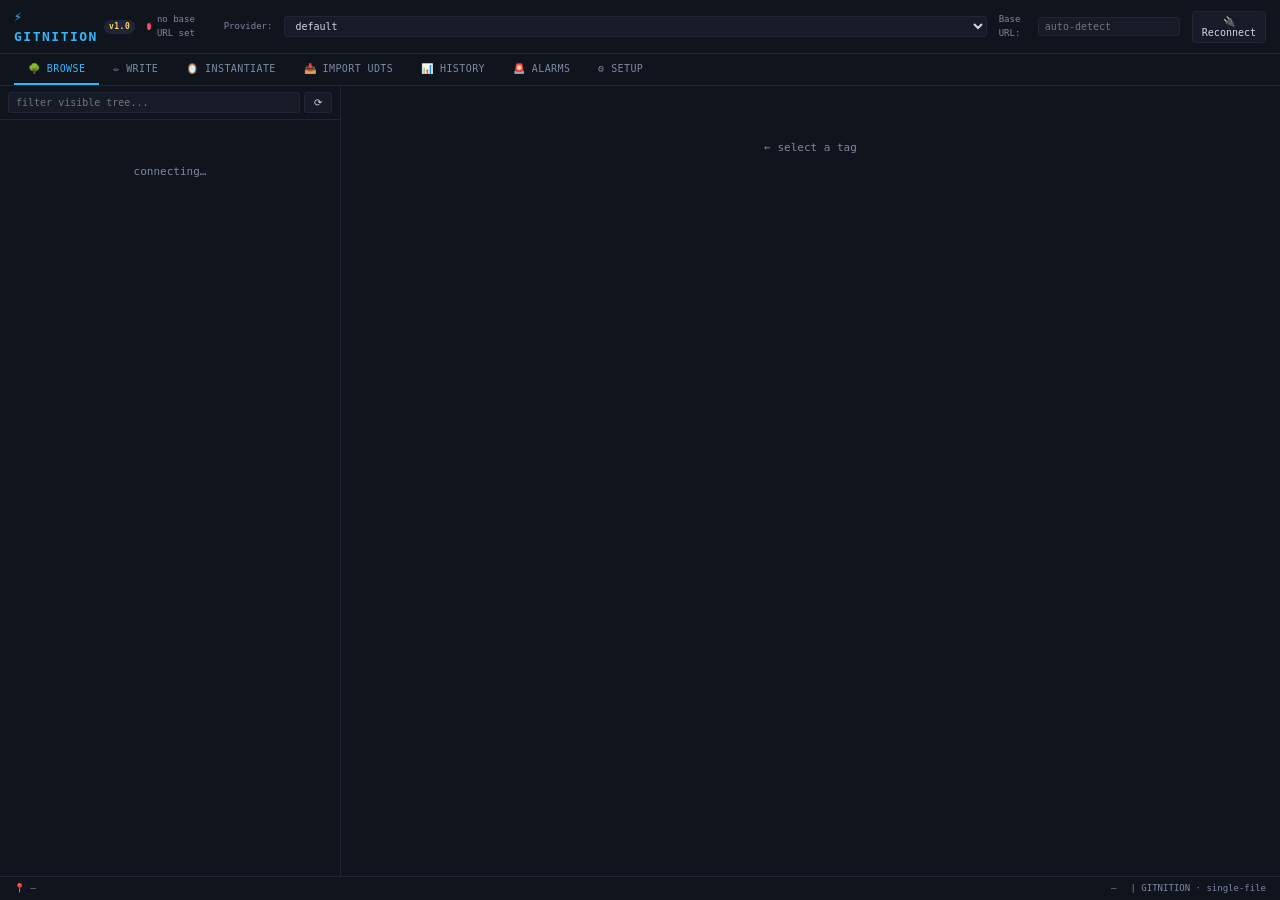
<file: gitnition.html>
<!doctype html>
<html lang="en">
<head>
<meta charset="utf-8">
<meta name="viewport" content="width=device-width,initial-scale=1">
<title>GITNITION · Ignition Tag Browser & UDT Tools</title>
<style>
:root{
  --bg:#0a0d14;--card:#10141d;--card2:#161b27;--b:#1f2638;--t:#cfd6e6;--t2:#7d89a3;
  --ig:#38b5f9;--ok:#42e898;--err:#ff4466;--lav:#b496ff;--gold:#ffd166;--orng:#ff9f43;
  --mono:'JetBrains Mono','IBM Plex Mono',ui-monospace,Menlo,monospace;
}
*{box-sizing:border-box}
html,body{margin:0;padding:0;background:var(--bg);color:var(--t);font:11px/1.5 var(--mono);height:100%}
.app{display:grid;grid-template-rows:auto auto 1fr auto;height:100vh}
.hdr{display:flex;align-items:center;gap:12px;padding:7px 14px;border-bottom:1px solid var(--b);background:var(--card)}
.hdr h1{margin:0;font-size:13px;font-weight:600;color:var(--ig);letter-spacing:1.5px;display:flex;align-items:center;gap:6px}
.hdr h1 .v{font-size:8px;background:var(--b);color:var(--gold);padding:1px 5px;border-radius:8px;letter-spacing:.5px}
.hdr .conn{font-size:9px;color:var(--t2);display:flex;align-items:center;gap:6px}
.hdr .conn .dot{width:7px;height:7px;border-radius:50%;background:var(--err)}
.hdr .conn.ok .dot{background:var(--ok)}
.hdr input,.hdr select{font-family:inherit;font-size:10px;background:var(--card2);color:var(--t);border:1px solid var(--b);padding:3px 6px;border-radius:3px;outline:none}
.hdr input:focus,.hdr select:focus{border-color:var(--ig)}
.hdr .grow{flex:1}
.tabs{display:flex;gap:0;background:var(--card);border-bottom:1px solid var(--b);padding:0 14px;overflow-x:auto}
.tab{padding:7px 14px;font-size:10px;color:var(--t2);cursor:pointer;border-bottom:2px solid transparent;white-space:nowrap;letter-spacing:.4px;text-transform:uppercase;font-weight:500}
.tab:hover{color:var(--t)}
.tab.on{color:var(--ig);border-bottom-color:var(--ig)}
.body{overflow:hidden;display:flex}
.pn{display:none;flex:1;overflow:hidden;flex-direction:column}
.pn.on{display:flex}
.foot{padding:5px 14px;background:var(--card);border-top:1px solid var(--b);font-size:9px;color:var(--t2);display:flex;align-items:center;gap:14px}
.foot .grow{flex:1}

button{font-family:inherit;font-size:10px;padding:4px 9px;background:var(--card2);border:1px solid var(--b);color:var(--t);cursor:pointer;border-radius:3px;transition:.12s}
button:hover{border-color:var(--ig);color:var(--ig)}
button.go{border-color:var(--ig);color:var(--ig)}
button.go:hover{background:var(--ig);color:var(--bg)}
button.warn{border-color:var(--orng);color:var(--orng)}
button.warn:hover{background:var(--orng);color:var(--bg)}
button.danger{border-color:var(--err);color:var(--err)}
button.danger:hover{background:var(--err);color:var(--bg)}
button:disabled{opacity:.4;cursor:not-allowed}

input,select,textarea{font-family:inherit;font-size:10px;background:var(--card2);color:var(--t);border:1px solid var(--b);padding:4px 7px;border-radius:3px;outline:none;width:100%}
input:focus,select:focus,textarea:focus{border-color:var(--ig)}
textarea{resize:vertical;min-height:80px}

/* === BROWSE === */
.browse{flex:1;display:grid;grid-template-columns:340px 1fr;gap:1px;background:var(--b);overflow:hidden}
.tree-wrap{background:var(--card);display:flex;flex-direction:column;overflow:hidden}
.tree-tools{padding:6px 8px;border-bottom:1px solid var(--b);display:flex;gap:4px;align-items:center}
.tree-tools input{flex:1}
.tree{flex:1;overflow:auto;padding:4px}
.tn{user-select:none}
.tl{display:flex;align-items:center;gap:4px;padding:2px 5px;cursor:pointer;border-radius:2px}
.tl:hover{background:var(--card2)}
.tl.sel{background:var(--bg);border-left:2px solid var(--ig);padding-left:3px}
.arr{color:var(--t2);font-size:8px;width:8px;display:inline-block;text-align:center;transition:.1s}
.tn.open>.tl>.arr{transform:rotate(90deg)}
.tn.leaf>.tl>.arr{visibility:hidden}
.tc{display:none;margin-left:14px;border-left:1px solid var(--b);padding-left:5px}
.tn.open>.tc{display:block}
.tc.loading{display:block;color:var(--t2);font-style:italic;padding:4px}
.icn{font-size:11px;width:14px;display:inline-block;text-align:center}
.tt{color:var(--t2);font-size:9px;margin-left:4px}

.detail{background:var(--card);overflow:auto;padding:14px}
.detail h3{margin:0 0 8px 0;font-size:13px;color:var(--ig);font-weight:600;display:flex;align-items:center;gap:8px}
.detail h3 .udt{font-size:9px;background:var(--b);color:var(--lav);padding:1px 6px;border-radius:8px}
.detail .path{font-size:10px;color:var(--t2);margin-bottom:14px;word-break:break-all}
.detail table{width:100%;border-collapse:collapse;margin-top:8px}
.detail td,.detail th{padding:5px 8px;border-bottom:1px solid var(--b);text-align:left;font-size:10px;vertical-align:top}
.detail th{color:var(--t2);font-weight:500;text-transform:uppercase;font-size:9px;letter-spacing:.4px}
.detail .v-good{color:var(--ok)}
.detail .v-bad{color:var(--err)}
.detail .v-stale{color:var(--orng)}
.actions{display:flex;gap:6px;margin-top:14px;flex-wrap:wrap}

/* === WRITE === */
.write-stage{flex:1;overflow:auto;padding:14px;background:var(--card)}
.write-row{display:grid;grid-template-columns:2fr 100px 1fr 90px 28px;gap:6px;align-items:center;margin-bottom:5px;padding:5px;background:var(--card2);border-radius:3px}
.write-row .pre{font-size:9px;color:var(--t2);padding:0 4px}

/* === INSTANTIATE === */
.inst{flex:1;display:grid;grid-template-columns:300px 1fr;gap:1px;background:var(--b);overflow:hidden}
.inst-list{background:var(--card);overflow:auto;padding:4px}
.inst-list .item{padding:5px 8px;cursor:pointer;border-radius:2px;border:1px solid transparent}
.inst-list .item:hover{background:var(--card2)}
.inst-list .item.sel{background:var(--card2);border-color:var(--ig)}
.inst-list .item .name{color:var(--ig);font-weight:600;font-size:10.5px}
.inst-list .item .path{font-size:9px;color:var(--t2)}
.inst-form{background:var(--card);overflow:auto;padding:14px}
.field{margin-bottom:10px}
.field label{display:block;font-size:9px;color:var(--t2);text-transform:uppercase;letter-spacing:.4px;margin-bottom:3px;font-weight:500}

/* === IMPORT / SETUP / HISTORY / ALARMS === */
.import-stage,.setup-stage,.hist-stage,.alarm-stage{flex:1;overflow:auto;padding:14px;background:var(--card)}
.setup-stage h3,.import-stage h3{margin:0 0 10px 0;font-size:13px;color:var(--ig)}
.setup-stage section{margin-bottom:24px;padding:12px;background:var(--card2);border-radius:4px;border-left:3px solid var(--ig)}
.setup-stage section h4{margin:0 0 8px 0;font-size:11px;color:var(--gold)}
.setup-stage code{display:block;background:var(--bg);padding:10px;border-radius:3px;font-size:9.5px;white-space:pre-wrap;overflow:auto;max-height:300px;color:var(--ok);border:1px solid var(--b)}
.alarm-stage table{width:100%;border-collapse:collapse;font-size:10px}
.alarm-stage td,.alarm-stage th{padding:5px 8px;border-bottom:1px solid var(--b);text-align:left}
.alarm-stage tr.high{background:rgba(255,68,102,.07)}
.alarm-stage .pri-high{color:var(--err);font-weight:600}
.alarm-stage .pri-med{color:var(--orng)}
.alarm-stage .pri-low{color:var(--gold)}

.toast{position:fixed;bottom:46px;left:50%;transform:translateX(-50%);background:var(--card2);color:var(--t);padding:8px 14px;font-size:10px;border-radius:4px;border-left:3px solid var(--ig);opacity:0;transition:.25s;pointer-events:none;z-index:99;max-width:80vw}
.toast.on{opacity:1}
.toast.err{border-left-color:var(--err);color:var(--err)}
.toast.ok{border-left-color:var(--ok);color:var(--ok)}
.empty{padding:40px;text-align:center;color:var(--t2);font-size:11px}
.kv{display:grid;grid-template-columns:120px 1fr;gap:4px 12px;font-size:10px;margin-bottom:4px}
.kv .k{color:var(--t2)}
.modal{position:fixed;inset:0;background:rgba(0,0,0,.7);display:none;align-items:center;justify-content:center;z-index:100}
.modal.on{display:flex}
.modal .box{background:var(--card);border:1px solid var(--ig);padding:18px;border-radius:6px;max-width:520px;width:90%}
.modal h4{margin:0 0 10px 0;color:var(--gold);font-size:12px}
.modal .row{display:flex;gap:6px;justify-content:flex-end;margin-top:14px}
</style>
</head>
<body>
<div class="app">
  <div class="hdr">
    <h1>⚡ GITNITION <span class="v">v1.0</span></h1>
    <span class="conn" id="conn"><span class="dot"></span><span id="connTxt">probing…</span></span>
    <span class="grow"></span>
    <label style="font-size:9px;color:var(--t2)">Provider:</label>
    <select id="provider"><option>default</option></select>
    <label style="font-size:9px;color:var(--t2)">Base URL:</label>
    <input id="baseUrl" placeholder="auto-detect" style="width:240px">
    <button id="reconnectBtn">🔌 Reconnect</button>
  </div>

  <div class="tabs">
    <div class="tab on" data-pn="browse">🌳 Browse</div>
    <div class="tab" data-pn="write">✏️ Write</div>
    <div class="tab" data-pn="inst">🪞 Instantiate</div>
    <div class="tab" data-pn="import">📥 Import UDTs</div>
    <div class="tab" data-pn="hist">📊 History</div>
    <div class="tab" data-pn="alarm">🚨 Alarms</div>
    <div class="tab" data-pn="setup">⚙️ Setup</div>
  </div>

  <div class="body">
    <!-- BROWSE -->
    <div class="pn on" data-pn="browse">
      <div class="browse">
        <div class="tree-wrap">
          <div class="tree-tools">
            <input id="treeSearch" placeholder="filter visible tree...">
            <button id="treeRefresh" title="Refresh root">⟳</button>
          </div>
          <div class="tree" id="tree"><div class="empty">connecting…</div></div>
        </div>
        <div class="detail" id="detail">
          <div class="empty">← select a tag</div>
        </div>
      </div>
    </div>

    <!-- WRITE -->
    <div class="pn" data-pn="write">
      <div class="write-stage">
        <h3 style="margin:0 0 10px 0;color:var(--ig)">✏️ Stage writes</h3>
        <p style="color:var(--t2);font-size:10px">Add tags from the Browse tab (▶ Stage write button), or paste paths below. Writes are validated and require confirmation.</p>
        <div style="display:flex;gap:6px;margin-bottom:10px">
          <input id="addPath" placeholder="[default]Path/Tag" style="flex:1">
          <button id="addBtn">+ Add</button>
          <button id="clearWritesBtn">Clear all</button>
        </div>
        <div id="writeRows"></div>
        <div style="margin-top:14px;display:flex;gap:8px;align-items:center">
          <button class="warn" id="previewWritesBtn">👁 Preview</button>
          <button class="go" id="commitWritesBtn">⚡ Commit writes</button>
          <span id="writeCount" style="color:var(--t2);font-size:10px"></span>
        </div>
      </div>
    </div>

    <!-- INSTANTIATE -->
    <div class="pn" data-pn="inst">
      <div class="inst">
        <div class="inst-list" id="udtList"><div class="empty">load UDTs ⟳</div></div>
        <div class="inst-form" id="udtForm"><div class="empty">← pick a UDT</div></div>
      </div>
    </div>

    <!-- IMPORT -->
    <div class="pn" data-pn="import">
      <div class="import-stage">
        <h3>📥 Import UDT definitions</h3>
        <p style="color:var(--t2);font-size:10px">Paste a UDT JSON (e.g. from <code>generic-udt-library.html</code>) below. POSTs to the gateway → <code>system.tag.configure</code> on <code>[provider]_types_</code>.</p>
        <textarea id="importJson" placeholder='{&quot;name&quot;:&quot;Generic&quot;,&quot;tagType&quot;:&quot;Folder&quot;,&quot;tags&quot;:[...]}' style="height:300px;font-size:10px"></textarea>
        <div style="margin-top:10px;display:flex;gap:8px;align-items:center">
          <select id="importPolicy" style="width:160px">
            <option value="o">Overwrite (replace existing)</option>
            <option value="m" selected>Merge (preserve existing)</option>
            <option value="a">Abort if exists</option>
            <option value="i">Ignore conflicts</option>
          </select>
          <button class="warn" id="validateImportBtn">✓ Validate</button>
          <button class="go" id="commitImportBtn">📥 Import to gateway</button>
        </div>
        <div id="importLog" style="margin-top:10px;font-size:10px;color:var(--t2)"></div>
      </div>
    </div>

    <!-- HISTORY -->
    <div class="pn" data-pn="hist">
      <div class="hist-stage">
        <h3 style="margin:0 0 10px 0;color:var(--ig)">📊 Tag history</h3>
        <div style="display:flex;gap:6px;margin-bottom:10px">
          <input id="histPath" placeholder="[default]Path/Tag" style="flex:1">
          <select id="histRange" style="width:140px">
            <option value="1">Last 1 hour</option>
            <option value="6">Last 6 hours</option>
            <option value="24" selected>Last 24 hours</option>
            <option value="168">Last 7 days</option>
            <option value="720">Last 30 days</option>
          </select>
          <button class="go" id="histBtn">Query</button>
        </div>
        <div id="histOut"><div class="empty">enter a tag path</div></div>
      </div>
    </div>

    <!-- ALARMS -->
    <div class="pn" data-pn="alarm">
      <div class="alarm-stage">
        <div style="display:flex;align-items:center;gap:8px;margin-bottom:10px">
          <h3 style="margin:0;color:var(--ig)">🚨 Active alarms</h3>
          <button id="alarmRefresh">⟳ Refresh</button>
          <span class="grow" style="flex:1"></span>
          <span style="font-size:10px;color:var(--t2)" id="alarmCount"></span>
        </div>
        <div id="alarmList"><div class="empty">click ⟳</div></div>
      </div>
    </div>

    <!-- SETUP -->
    <div class="pn" data-pn="setup">
      <div class="setup-stage">
        <h3>⚙️ Setup — host this page on your gateway</h3>
        <section>
          <h4>1. Create a WebDev Python resource</h4>
          <p>In Designer → Project Browser → WebDev → right-click → New Python Resource. Name it <code>gitnition</code>. Mount at path <code>gitnition</code>. Allow GET + POST.</p>
        </section>
        <section>
          <h4>2. Paste the Python below into the resource</h4>
          <p style="margin-bottom:8px"><button class="go" id="copyPyBtn">📋 Copy Python</button> &nbsp;<button id="dlPyBtn">⬇ Download .py</button></p>
          <code id="pyCode"># GITNITION — Ignition WebDev Python resource
# Drop this into a WebDev project as a Python resource at endpoint &quot;gitnition&quot;.
# Then point your browser at:
#   http://&lt;gateway&gt;:8088/system/webdev/&lt;projectName&gt;/gitnition
#
# Configure mount point in WebDev resource settings:
#   - Mount path: gitnition
#   - Allow GET, POST
#   - Authentication: as required for your environment
#
# This file handles GET/POST for the same endpoint; route by request[&quot;servletRequest&quot;].getMethod()
# and by query parameter &quot;op&quot; or by JSON body &quot;op&quot; key.

import json, system

INDEX_HTML = &quot;&quot;&quot;__INDEX_PLACEHOLDER__&quot;&quot;&quot;  # ← paste the HTML body here, or fetch from WebDev static

def _json(obj, status=200):
    return {&quot;json&quot;: obj, &quot;response&quot;: status}

def _err(msg, status=400):
    return _json({&quot;error&quot;: str(msg)}, status)

def doGet(request, session):
    p = request.get(&quot;params&quot;, {})
    op = p.get(&quot;op&quot;, &quot;index&quot;)

    if op == &quot;index&quot;:
        # Serve the HTML page itself
        return {&quot;html&quot;: INDEX_HTML}

    if op == &quot;browse&quot;:
        path = p.get(&quot;path&quot;, &quot;&quot;)
        try:
            results = system.tag.browse(path=path, filter={&quot;recursive&quot;: False})
            out = []
            for r in results.getResults():
                out.append({
                    &quot;name&quot;: str(r.get(&quot;name&quot;, &quot;&quot;)),
                    &quot;fullPath&quot;: str(r.get(&quot;fullPath&quot;, &quot;&quot;)),
                    &quot;tagType&quot;: str(r.get(&quot;tagType&quot;, &quot;&quot;)),
                    &quot;dataType&quot;: str(r.get(&quot;dataType&quot;, &quot;&quot;)) if r.get(&quot;dataType&quot;) else None,
                    &quot;hasChildren&quot;: bool(r.get(&quot;hasChildren&quot;, False)),
                    &quot;udtType&quot;: str(r.get(&quot;typeId&quot;, &quot;&quot;)) if r.get(&quot;typeId&quot;) else None,
                })
            return _json({&quot;path&quot;: path, &quot;results&quot;: out, &quot;total&quot;: len(out)})
        except Exception as e:
            return _err(e)

    if op == &quot;read&quot;:
        paths_csv = p.get(&quot;paths&quot;, &quot;&quot;)
        if not paths_csv:
            return _err(&quot;paths required&quot;)
        paths = [x for x in paths_csv.split(&quot;,&quot;) if x]
        try:
            qvs = system.tag.readBlocking(paths)
            out = []
            for path, qv in zip(paths, qvs):
                out.append({
                    &quot;path&quot;: path,
                    &quot;value&quot;: qv.value,
                    &quot;quality&quot;: str(qv.quality),
                    &quot;timestamp&quot;: str(qv.timestamp),
                    &quot;good&quot;: qv.quality.isGood(),
                })
            return _json({&quot;results&quot;: out})
        except Exception as e:
            return _err(e)

    if op == &quot;udts&quot;:
        provider = p.get(&quot;provider&quot;, &quot;default&quot;)
        try:
            results = system.tag.browse(path=&quot;[%s]_types_&quot; % provider,
                                         filter={&quot;tagType&quot;: &quot;UdtType&quot;, &quot;recursive&quot;: True})
            out = []
            for r in results.getResults():
                out.append({&quot;name&quot;: str(r.get(&quot;name&quot;, &quot;&quot;)),
                            &quot;fullPath&quot;: str(r.get(&quot;fullPath&quot;, &quot;&quot;)),
                            &quot;typeId&quot;: str(r.get(&quot;fullPath&quot;, &quot;&quot;)).replace(&quot;[%s]_types_/&quot; % provider, &quot;&quot;)})
            return _json({&quot;udts&quot;: out, &quot;total&quot;: len(out)})
        except Exception as e:
            return _err(e)

    if op == &quot;history&quot;:
        path = p.get(&quot;path&quot;, &quot;&quot;)
        if not path: return _err(&quot;path required&quot;)
        range_h = int(p.get(&quot;hours&quot;, &quot;1&quot;))
        try:
            ds = system.tag.queryTagHistory(
                paths=[path],
                startDate=system.date.addHours(system.date.now(), -range_h),
                endDate=system.date.now(),
                returnSize=200,
                aggregationMode=&quot;LastValue&quot;,
                returnFormat=&quot;Wide&quot;,
            )
            rows = []
            for r in range(ds.rowCount):
                rows.append({
                    &quot;ts&quot;: str(ds.getValueAt(r, 0)),
                    &quot;v&quot;:  ds.getValueAt(r, 1),
                })
            return _json({&quot;path&quot;: path, &quot;rows&quot;: rows})
        except Exception as e:
            return _err(e)

    if op == &quot;alarms&quot;:
        try:
            alarms = system.alarm.queryStatus(state=[&quot;ActiveUnacked&quot;, &quot;ActiveAcked&quot;])
            out = []
            for a in alarms:
                out.append({
                    &quot;uuid&quot;: str(a.getId()),
                    &quot;source&quot;: str(a.getSource()),
                    &quot;displayPath&quot;: str(a.getDisplayPath()),
                    &quot;priority&quot;: str(a.getPriority()),
                    &quot;state&quot;: str(a.getState()),
                    &quot;name&quot;: str(a.getName()),
                    &quot;active&quot;: a.isActive(),
                    &quot;acked&quot;: a.isAcked(),
                })
            return _json({&quot;alarms&quot;: out, &quot;total&quot;: len(out)})
        except Exception as e:
            return _err(e)

    if op == &quot;version&quot;:
        return _json({&quot;version&quot;: str(system.util.getGatewayInfo() if hasattr(system.util, &quot;getGatewayInfo&quot;) else &quot;unknown&quot;),
                      &quot;gitnition&quot;: &quot;1.0&quot;})

    return _err(&quot;unknown op: %s&quot; % op, 404)


def doPost(request, session):
    body = {}
    try:
        body = json.loads(request.get(&quot;postData&quot;, &quot;&quot;) or &quot;{}&quot;)
    except Exception as e:
        return _err(&quot;bad JSON: %s&quot; % e)
    op = body.get(&quot;op&quot;, &quot;&quot;)

    if op == &quot;write&quot;:
        # body: { op:&quot;write&quot;, writes:[{path, value},...] }
        writes = body.get(&quot;writes&quot;, [])
        if not writes: return _err(&quot;writes required&quot;)
        try:
            paths = [w[&quot;path&quot;] for w in writes]
            values = [w[&quot;value&quot;] for w in writes]
            qcs = system.tag.writeBlocking(paths, values)
            out = []
            for w, qc in zip(writes, qcs):
                out.append({&quot;path&quot;: w[&quot;path&quot;], &quot;ok&quot;: qc.isGood(), &quot;quality&quot;: str(qc)})
            return _json({&quot;results&quot;: out})
        except Exception as e:
            return _err(e)

    if op == &quot;instantiate&quot;:
        # body: { op:&quot;instantiate&quot;, typeId:&quot;Generic/Devices/Pump&quot;, path:&quot;My/Folder/P-101&quot;, params:{...} }
        typeId = body.get(&quot;typeId&quot;, &quot;&quot;)
        path = body.get(&quot;path&quot;, &quot;&quot;)
        params = body.get(&quot;params&quot;, {})
        provider = body.get(&quot;provider&quot;, &quot;default&quot;)
        if not typeId or not path: return _err(&quot;typeId+path required&quot;)
        try:
            collisionPolicy = body.get(&quot;collisionPolicy&quot;, &quot;a&quot;)  # a=abort, o=overwrite, m=merge, i=ignore
            tag = {
                &quot;name&quot;: path.split(&quot;/&quot;)[-1],
                &quot;tagType&quot;: &quot;UdtInstance&quot;,
                &quot;typeId&quot;: typeId,
                &quot;parameters&quot;: {k: {&quot;value&quot;: v} for k, v in params.items()},
            }
            parent = &quot;[%s]&quot; % provider + &quot;/&quot;.join(path.split(&quot;/&quot;)[:-1])
            r = system.tag.configure(parent, [tag], collisionPolicy)
            return _json({&quot;results&quot;: [str(x) for x in r], &quot;createdAt&quot;: parent + &quot;/&quot; + tag[&quot;name&quot;]})
        except Exception as e:
            return _err(e)

    if op == &quot;import&quot;:
        # body: { op:&quot;import&quot;, json: &lt;udt-defs-json&gt;, provider:&quot;default&quot; }
        provider = body.get(&quot;provider&quot;, &quot;default&quot;)
        udt_json = body.get(&quot;json&quot;, None)
        if not udt_json: return _err(&quot;json required&quot;)
        try:
            r = system.tag.configure(&quot;[%s]_types_&quot; % provider, [udt_json], &quot;o&quot;)
            return _json({&quot;results&quot;: [str(x) for x in r], &quot;imported&quot;: True})
        except Exception as e:
            return _err(e)

    if op == &quot;ack_alarm&quot;:
        uuids = body.get(&quot;uuids&quot;, [])
        notes = body.get(&quot;notes&quot;, &quot;ack from gitnition&quot;)
        try:
            system.alarm.acknowledge(uuids, notes)
            return _json({&quot;acked&quot;: len(uuids)})
        except Exception as e:
            return _err(e)

    if op == &quot;shelve_alarm&quot;:
        uuids = body.get(&quot;uuids&quot;, [])
        secs = int(body.get(&quot;seconds&quot;, 3600))
        try:
            system.alarm.shelve(uuids, secs)
            return _json({&quot;shelved&quot;: len(uuids), &quot;seconds&quot;: secs})
        except Exception as e:
            return _err(e)

    return _err(&quot;unknown op: %s&quot; % op, 404)</code>
        </section>
        <section>
          <h4>3. Save the index HTML</h4>
          <p>The Python references <code>INDEX_HTML</code>. You can either (a) paste the entire HTML body of <em>this</em> page into that variable, or (b) host the HTML separately as a WebDev static resource and have the Python redirect to it. Easiest path is option (b) — drop this very file into <code>data/projects/&lt;projectName&gt;/webdev/&lt;mountPath&gt;</code> as a static file.</p>
        </section>
        <section>
          <h4>4. Hit the endpoint</h4>
          <p><code style="display:inline;padding:2px 6px;background:var(--bg);color:var(--ok)">http://&lt;gateway&gt;:8088/system/webdev/&lt;projectName&gt;/gitnition</code></p>
          <p>The page auto-detects same-origin and starts talking. If you load it from elsewhere, set the Base URL in the header bar.</p>
        </section>
        <section>
          <h4>Status & permissions</h4>
          <div class="kv"><div class="k">Auth</div><div>Browser session cookie if same-origin. Otherwise basic/apikey/bearer prompt.</div></div>
          <div class="kv"><div class="k">Network</div><div>Same-origin = no CORS. Cross-origin needs <code>Access-Control-Allow-Origin</code> on the gateway.</div></div>
          <div class="kv"><div class="k">Project scope</div><div>WebDev runs in the project context — only tag providers visible to that project are reachable.</div></div>
          <div class="kv"><div class="k">Roles</div><div>Recommend role-gating the WebDev resource: read-only role for browse/read/history, admin role for write/instantiate/import.</div></div>
        </section>
      </div>
    </div>
  </div>

  <div class="foot">
    <span>📍 <span id="footPath">—</span></span>
    <span class="grow" style="flex:1"></span>
    <span id="footStats">—</span>
    <span style="color:var(--t2)">| GITNITION · single-file</span>
  </div>
</div>

<div class="toast" id="toast"></div>
<div class="modal" id="modal"><div class="box"><h4 id="modalTitle"></h4><div id="modalBody"></div><div class="row"><button id="modalCancel">Cancel</button><button class="go" id="modalOK">Confirm</button></div></div></div>

<script>
// ═══ GITNITION client ═══════════════════════════════════════════════════════
// Talks to a gateway that hosts the corresponding Python resource.
// Auto-detects same-origin; falls back to user-supplied Base URL.

const $ = id => document.getElementById(id);
const state = {
  base: '',           // base URL of gateway endpoint
  ready: false,
  provider: 'default',
  selectedPath: '',
  writes: new Map(),  // path → {value, type, originalValue}
  udts: [],
  selectedUdt: null,
  rollback: new Map(),// path → {value, ts} for 5-min undo window
};

function toast(msg, kind=''){
  const t = $('toast'); t.textContent = msg; t.className = 'toast on '+kind;
  clearTimeout(t._tmr); t._tmr = setTimeout(()=>t.classList.remove('on'), 2400);
}

function setConn(ok, txt){
  $('conn').className = 'conn' + (ok?' ok':'');
  $('connTxt').textContent = txt;
  state.ready = ok;
}

// ─── Endpoint detection ────────────────────────────────────────────────────
function detectBase(){
  const url = window.location.href;
  // Same-origin Ignition WebDev: /system/webdev/<project>/<mount>
  const m = url.match(/(.*?\/system\/webdev\/[^/]+\/[^/?#]+)/);
  if (m) return m[1];
  // Otherwise empty — user must supply
  return '';
}

async function api(op, params={}, opts={}){
  const base = state.base;
  if (!base) throw new Error('no base URL — set it in the header');
  const isPost = opts.method === 'POST';
  const url = isPost ? base : base + '?op=' + encodeURIComponent(op) + '&' + new URLSearchParams(params).toString();
  const init = {
    method: isPost ? 'POST' : 'GET',
    credentials: 'same-origin',
    headers: { 'Accept':'application/json' },
  };
  if (isPost){
    init.headers['Content-Type'] = 'application/json';
    init.body = JSON.stringify({op, ...params});
  }
  const r = await fetch(url, init);
  if (!r.ok) throw new Error('HTTP '+r.status+' '+r.statusText);
  const ct = r.headers.get('content-type')||'';
  if (!ct.includes('json')) throw new Error('non-JSON response ('+ct+') — check WebDev resource is configured');
  const j = await r.json();
  if (j.error) throw new Error(j.error);
  return j;
}

async function probe(){
  setConn(false, 'probing…');
  try {
    state.base = $('baseUrl').value || detectBase();
    if (!state.base){ setConn(false, 'no base URL set'); return; }
    const r = await api('version');
    setConn(true, 'connected · ' + (r.version||'unknown').toString().slice(0,40));
    loadRoot();
  } catch(e){
    setConn(false, '✗ '+e.message);
  }
}

// ─── Tabs ──────────────────────────────────────────────────────────────────
document.querySelectorAll('.tab').forEach(t=>{
  t.addEventListener('click', ()=>{
    document.querySelectorAll('.tab').forEach(x=>x.classList.remove('on'));
    document.querySelectorAll('.pn').forEach(x=>x.classList.remove('on'));
    t.classList.add('on');
    document.querySelector('.pn[data-pn="'+t.dataset.pn+'"]').classList.add('on');
    if (t.dataset.pn==='inst' && !state.udts.length) loadUDTs();
    if (t.dataset.pn==='alarm') loadAlarms();
  });
});

// ─── Browse ────────────────────────────────────────────────────────────────
async function loadRoot(){
  const tree = $('tree');
  tree.innerHTML = '<div class="empty">loading providers…</div>';
  try {
    const r = await api('browse', {path: ''});
    tree.innerHTML = '';
    if (!r.results || !r.results.length){
      tree.innerHTML = '<div class="empty">no tag providers visible</div>'; return;
    }
    // First level is providers — wrap with [name] notation
    for (const item of r.results){
      const p = item.fullPath || ('['+item.name+']');
      tree.appendChild(makeTreeNode({...item, fullPath: p, displayName: '['+item.name+']', icon: '🏛'}));
    }
  } catch(e){
    tree.innerHTML = '<div class="empty err">'+e.message+'</div>';
  }
}

function makeTreeNode(item){
  const div = document.createElement('div');
  div.className = 'tn' + (item.hasChildren ? '' : ' leaf');
  div.dataset.path = item.fullPath;
  div.dataset.name = (item.name||'').toLowerCase();
  const tl = document.createElement('div');
  tl.className = 'tl';
  const icon = item.icon || ({Folder:'📁', UdtInstance:'🪞', UdtType:'🧬', AtomicTag:'•'}[item.tagType] || '?');
  tl.innerHTML = '<span class="arr">▶</span><span class="icn">'+icon+'</span><span>'+(item.displayName||item.name)+'</span>'
    + (item.dataType ? '<span class="tt">'+item.dataType+'</span>' : '')
    + (item.udtType ? '<span class="tt" style="color:var(--lav)">'+item.udtType.split('/').pop()+'</span>' : '');
  tl.addEventListener('click', async (ev)=>{
    document.querySelectorAll('.tl.sel').forEach(x=>x.classList.remove('sel'));
    tl.classList.add('sel');
    state.selectedPath = item.fullPath;
    $('footPath').textContent = item.fullPath;
    showDetail(item);
    if (item.hasChildren && !div.classList.contains('open') && !div._loaded){
      await loadChildren(div, item.fullPath);
    }
    div.classList.toggle('open');
  });
  div.appendChild(tl);
  return div;
}

async function loadChildren(parentNode, path){
  const tc = document.createElement('div');
  tc.className = 'tc loading';
  tc.textContent = 'loading…';
  parentNode.appendChild(tc);
  try {
    const r = await api('browse', {path});
    tc.classList.remove('loading');
    tc.innerHTML = '';
    parentNode._loaded = true;
    for (const item of (r.results||[])){
      tc.appendChild(makeTreeNode(item));
    }
    if (!r.results || !r.results.length) tc.innerHTML = '<div class="tt" style="padding:4px 8px">empty</div>';
  } catch(e){
    tc.innerHTML = '<div class="tt" style="color:var(--err);padding:4px 8px">'+e.message+'</div>';
  }
}

async function showDetail(item){
  const d = $('detail');
  d.innerHTML = '<h3>'+item.name+(item.udtType?' <span class="udt">'+item.udtType.split('/').pop()+'</span>':'')+'</h3>'
    + '<div class="path">'+item.fullPath+'</div>'
    + '<div id="vbox" class="empty">reading value…</div>'
    + '<div class="actions" id="acts"></div>';
  const acts = $('acts');
  // Action buttons
  const btnRead = mkBtn('🔄 Read', 'go', ()=>readSelected(item));
  const btnWrite = mkBtn('✏️ Stage write', '', ()=>{stageWrite(item.fullPath, ''); switchTab('write');});
  const btnHist = mkBtn('📊 History', '', ()=>{$('histPath').value=item.fullPath; switchTab('hist'); $('histBtn').click();});
  acts.append(btnRead, btnWrite, btnHist);
  if (item.tagType==='AtomicTag' || item.tagType==='UdtInstance'){
    readSelected(item);
  }
}

function mkBtn(text, cls, fn){ const b=document.createElement('button'); b.textContent=text; if(cls)b.className=cls; b.onclick=fn; return b; }

async function readSelected(item){
  const vbox = $('vbox'); vbox.className=''; vbox.innerHTML = '<div class="empty">reading…</div>';
  try {
    const r = await api('read', {paths: item.fullPath});
    const row = (r.results||[])[0];
    if (!row){ vbox.innerHTML = '<div class="empty">no value</div>'; return; }
    const cls = row.good ? 'v-good' : 'v-bad';
    vbox.innerHTML = '<table>'
      + '<tr><th>Value</th><td class="'+cls+'" style="font-size:13px;font-weight:600">'+JSON.stringify(row.value)+'</td></tr>'
      + '<tr><th>Quality</th><td class="'+cls+'">'+row.quality+'</td></tr>'
      + '<tr><th>Timestamp</th><td>'+row.timestamp+'</td></tr>'
      + '<tr><th>Path</th><td style="word-break:break-all">'+row.path+'</td></tr>'
      + '</table>';
  } catch(e){
    vbox.innerHTML = '<div class="empty err" style="color:var(--err)">'+e.message+'</div>';
  }
}

$('treeRefresh').onclick = loadRoot;
$('treeSearch').addEventListener('input', e=>{
  const q = e.target.value.trim().toLowerCase();
  document.querySelectorAll('#tree .tn').forEach(n=>{
    if (!q){ n.style.display=''; return; }
    n.style.display = (n.dataset.name||'').includes(q) ? '' : 'none';
    if ((n.dataset.name||'').includes(q)){
      let p = n.parentElement;
      while (p && p.id !== 'tree'){ if (p.classList?.contains('tn')){ p.style.display=''; p.classList.add('open'); } p = p.parentElement; }
    }
  });
});

// ─── Writes ────────────────────────────────────────────────────────────────
function stageWrite(path, value){
  state.writes.set(path, {value, type: guessType(value)});
  renderWrites();
  toast('staged: '+path);
}

function guessType(v){
  if (v === '' || v == null) return 'String';
  if (v === 'true' || v === 'false') return 'Boolean';
  if (/^-?\d+$/.test(v)) return 'Int4';
  if (/^-?\d*\.\d+$/.test(v)) return 'Float8';
  return 'String';
}

function coerce(v, type){
  if (type==='Boolean') return v==='true' || v===true;
  if (type==='Int4' || type==='Int8') return parseInt(v, 10);
  if (type==='Float8') return parseFloat(v);
  return String(v);
}

function renderWrites(){
  const wr = $('writeRows'); wr.innerHTML = '';
  $('writeCount').textContent = state.writes.size + ' staged';
  for (const [path, w] of state.writes.entries()){
    const row = document.createElement('div');
    row.className = 'write-row';
    row.innerHTML =
        '<div class="pre" style="overflow:hidden;text-overflow:ellipsis;white-space:nowrap" title="'+path+'">'+path+'</div>'
      + '<select data-path="'+path+'" data-k="type">'
      +   ['Boolean','Int4','Int8','Float8','String'].map(t=>'<option '+(t===w.type?'selected':'')+'>'+t+'</option>').join('')
      + '</select>'
      + '<input data-path="'+path+'" data-k="value" value="'+(w.value??'').toString().replace(/"/g,'&quot;')+'">'
      + '<button data-path="'+path+'" data-act="read">🔄 Read</button>'
      + '<button data-path="'+path+'" data-act="del">×</button>';
    wr.appendChild(row);
  }
  wr.querySelectorAll('input,select').forEach(el=>{
    el.oninput = ()=>{ const w = state.writes.get(el.dataset.path); if(!w)return; w[el.dataset.k] = el.value; };
  });
  wr.querySelectorAll('[data-act="del"]').forEach(b=>b.onclick=()=>{state.writes.delete(b.dataset.path); renderWrites();});
  wr.querySelectorAll('[data-act="read"]').forEach(b=>b.onclick=async()=>{
    try {
      const r = await api('read',{paths:b.dataset.path});
      const v = r.results?.[0]?.value; const w = state.writes.get(b.dataset.path);
      if (w){ w.value = String(v); renderWrites(); toast('current = '+v); }
    } catch(e){ toast(e.message,'err'); }
  });
}

$('addBtn').onclick = ()=>{ const p = $('addPath').value.trim(); if(!p)return; stageWrite(p,''); $('addPath').value=''; };
$('clearWritesBtn').onclick = ()=>{ state.writes.clear(); renderWrites(); };
$('previewWritesBtn').onclick = async ()=>{
  if (!state.writes.size){ toast('no writes staged'); return; }
  const paths = [...state.writes.keys()].join(',');
  try {
    const r = await api('read', {paths});
    const lines = (r.results||[]).map(row=>{
      const w = state.writes.get(row.path);
      return row.path+'\n   current: '+JSON.stringify(row.value)+'\n   new:     '+(w?coerce(w.value,w.type):'?');
    });
    confirm_('Preview writes', '<pre style="max-height:300px;overflow:auto;font-size:9.5px">'+lines.join('\n\n')+'</pre>', commitWrites);
  } catch(e){ toast(e.message,'err'); }
};
$('commitWritesBtn').onclick = ()=>{
  if (!state.writes.size){ toast('no writes staged'); return; }
  confirm_('Commit '+state.writes.size+' writes?', '<p>This will execute writes on the gateway. Bad values will return errors per-tag.</p>', commitWrites);
};

async function commitWrites(){
  const writes = [...state.writes.entries()].map(([path,w])=>({path, value: coerce(w.value, w.type)}));
  try {
    // Capture rollback values first
    const r0 = await api('read', {paths: writes.map(w=>w.path).join(',')});
    for (const row of (r0.results||[])) state.rollback.set(row.path, {value: row.value, ts: Date.now()});
    setTimeout(()=>{for(const [p,v] of state.rollback) if (Date.now()-v.ts > 300000) state.rollback.delete(p);}, 300000);
    // Commit
    const r = await api('write', {writes}, {method:'POST'});
    const ok = (r.results||[]).filter(x=>x.ok).length;
    const fail = (r.results||[]).length - ok;
    toast('✓ '+ok+' written, '+fail+' failed', fail?'err':'ok');
    state.writes.clear(); renderWrites();
  } catch(e){ toast(e.message,'err'); }
}

// ─── UDTs / instantiate ────────────────────────────────────────────────────
async function loadUDTs(){
  $('udtList').innerHTML = '<div class="empty">loading UDTs…</div>';
  try {
    const r = await api('udts', {provider: $('provider').value});
    state.udts = r.udts||[];
    if (!state.udts.length){ $('udtList').innerHTML = '<div class="empty">no UDTs in [_types_]</div>'; return; }
    $('udtList').innerHTML = state.udts.map(u=>'<div class="item" data-id="'+u.typeId+'"><div class="name">'+u.name+'</div><div class="path">'+u.typeId+'</div></div>').join('');
    $('udtList').querySelectorAll('.item').forEach(it=>{
      it.onclick = ()=>{
        document.querySelectorAll('#udtList .item').forEach(x=>x.classList.remove('sel'));
        it.classList.add('sel');
        state.selectedUdt = state.udts.find(u=>u.typeId===it.dataset.id);
        renderUdtForm();
      };
    });
  } catch(e){ $('udtList').innerHTML = '<div class="empty err" style="color:var(--err)">'+e.message+'</div>'; }
}

function renderUdtForm(){
  const u = state.selectedUdt; if (!u) return;
  $('udtForm').innerHTML =
      '<h3 style="margin:0 0 12px 0;color:var(--ig)">🪞 Instantiate '+u.name+'</h3>'
    + '<div class="path" style="font-size:10px;color:var(--t2);margin-bottom:14px">typeId: '+u.typeId+'</div>'
    + '<div class="field"><label>Target path (under provider)</label><input id="instPath" placeholder="MyFolder/P-101"></div>'
    + '<div class="field"><label>Parameters (JSON object — optional)</label><textarea id="instParams" placeholder=\'{&quot;DeviceId&quot;:&quot;P-101&quot;}\' style="height:80px"></textarea></div>'
    + '<div class="field"><label>Collision policy</label><select id="instPolicy"><option value="a">Abort if exists</option><option value="o">Overwrite</option><option value="m">Merge</option><option value="i">Ignore conflicts</option></select></div>'
    + '<div style="display:flex;gap:8px"><button class="go" id="instGo">⚡ Create instance</button><button id="instCopy">📋 Copy as JSON</button></div>'
    + '<div id="instOut" style="margin-top:12px;font-size:10px;color:var(--t2)"></div>';
  $('instGo').onclick = doInstantiate;
  $('instCopy').onclick = ()=>{
    const path = $('instPath').value.trim(); let params = {};
    try { params = JSON.parse($('instParams').value||'{}'); } catch(e){}
    const obj = {op:'instantiate', typeId:u.typeId, path, params, provider:$('provider').value, collisionPolicy:$('instPolicy').value};
    navigator.clipboard.writeText(JSON.stringify(obj,null,2)).then(()=>toast('JSON copied','ok'));
  };
}

async function doInstantiate(){
  const u = state.selectedUdt; if (!u) return;
  const path = $('instPath').value.trim();
  if (!path){ toast('path required','err'); return; }
  let params = {};
  try { params = JSON.parse($('instParams').value||'{}'); }
  catch(e){ toast('params: bad JSON — '+e.message,'err'); return; }
  try {
    const r = await api('instantiate', {typeId: u.typeId, path, params, provider:$('provider').value, collisionPolicy:$('instPolicy').value}, {method:'POST'});
    $('instOut').innerHTML = '<span style="color:var(--ok)">✓ created at: '+r.createdAt+'</span><br><pre style="font-size:9px">'+(r.results||[]).join('\n')+'</pre>';
    toast('✓ instantiated','ok');
  } catch(e){ $('instOut').innerHTML = '<span style="color:var(--err)">✗ '+e.message+'</span>'; toast(e.message,'err'); }
}

// ─── Import ────────────────────────────────────────────────────────────────
$('validateImportBtn').onclick = ()=>{
  const txt = $('importJson').value.trim(); if(!txt){ $('importLog').innerHTML='<span style="color:var(--err)">empty</span>';return; }
  try {
    const j = JSON.parse(txt);
    let udts=0, atoms=0;
    function walk(n){ if(n.tagType==='UdtType')udts++; if(n.tagType==='AtomicTag')atoms++; (n.tags||[]).forEach(walk); }
    walk(j);
    $('importLog').innerHTML = '<span style="color:var(--ok)">✓ valid · '+udts+' UDTs, '+atoms+' atomic fields, root: '+(j.name||'?')+'</span>';
  } catch(e){ $('importLog').innerHTML = '<span style="color:var(--err)">✗ '+e.message+'</span>'; }
};
$('commitImportBtn').onclick = async ()=>{
  const txt = $('importJson').value.trim(); if(!txt) return;
  let j; try { j = JSON.parse(txt); } catch(e){ toast('bad JSON','err'); return; }
  try {
    const r = await api('import', {json:j, provider:$('provider').value, policy:$('importPolicy').value}, {method:'POST'});
    $('importLog').innerHTML = '<span style="color:var(--ok)">✓ imported · '+(r.results||[]).join(', ')+'</span>';
    toast('✓ imported','ok');
  } catch(e){ $('importLog').innerHTML = '<span style="color:var(--err)">✗ '+e.message+'</span>'; toast(e.message,'err'); }
};

// ─── History ───────────────────────────────────────────────────────────────
$('histBtn').onclick = async ()=>{
  const path = $('histPath').value.trim(); if(!path)return;
  $('histOut').innerHTML = '<div class="empty">querying…</div>';
  try {
    const r = await api('history', {path, hours: $('histRange').value});
    if (!r.rows || !r.rows.length){ $('histOut').innerHTML='<div class="empty">no history (tag not historized?)</div>'; return; }
    const max = r.rows.reduce((m,x)=>Math.max(m,Number(x.v)||0), 0) || 1;
    const min = r.rows.reduce((m,x)=>Math.min(m,Number(x.v)||0), max);
    $('histOut').innerHTML = '<div style="font-size:10px;color:var(--t2);margin-bottom:8px">'+r.rows.length+' samples · min='+min+' max='+max+'</div>'
      + '<table style="width:100%;font-size:10px"><tr><th style="text-align:left;color:var(--t2)">Timestamp</th><th style="text-align:right;color:var(--t2)">Value</th></tr>'
      + r.rows.map(row=>'<tr><td>'+row.ts+'</td><td style="text-align:right;color:var(--ok)">'+row.v+'</td></tr>').join('')
      + '</table>';
  } catch(e){ $('histOut').innerHTML = '<div class="empty err" style="color:var(--err)">'+e.message+'</div>'; }
};

// ─── Alarms ────────────────────────────────────────────────────────────────
async function loadAlarms(){
  $('alarmList').innerHTML = '<div class="empty">querying…</div>';
  try {
    const r = await api('alarms');
    const rows = r.alarms||[];
    $('alarmCount').textContent = rows.length+' alarms';
    if (!rows.length){ $('alarmList').innerHTML='<div class="empty">no active alarms</div>'; return; }
    $('alarmList').innerHTML = '<table>'
      + '<tr><th>Pri</th><th>Source</th><th>Name</th><th>State</th><th>Active</th><th>Acked</th><th></th></tr>'
      + rows.map(a=>{
        const pri = a.priority || 'Medium';
        const cls = pri==='High'||pri==='Critical' ? 'pri-high' : pri==='Medium' ? 'pri-med' : 'pri-low';
        const rowCls = pri==='High'||pri==='Critical' ? 'high' : '';
        return '<tr class="'+rowCls+'"><td class="'+cls+'">'+pri+'</td><td>'+a.source+'</td><td>'+a.name+'</td><td>'+a.state+'</td><td>'+a.active+'</td><td>'+a.acked+'</td><td>'
          + (!a.acked ? '<button data-uuid="'+a.uuid+'" data-act="ack">Ack</button>' : '')
          + ' <button data-uuid="'+a.uuid+'" data-act="shelve">Shelve 1h</button></td></tr>';
      }).join('')
      + '</table>';
    $('alarmList').querySelectorAll('button[data-uuid]').forEach(b=>{
      b.onclick = async ()=>{
        try {
          if (b.dataset.act==='ack') await api('ack_alarm',{uuids:[b.dataset.uuid]},{method:'POST'});
          else await api('shelve_alarm',{uuids:[b.dataset.uuid], seconds:3600},{method:'POST'});
          toast('✓ '+b.dataset.act,'ok'); loadAlarms();
        } catch(e){ toast(e.message,'err'); }
      };
    });
  } catch(e){ $('alarmList').innerHTML = '<div class="empty err" style="color:var(--err)">'+e.message+'</div>'; }
}
$('alarmRefresh').onclick = loadAlarms;

// ─── Setup ─────────────────────────────────────────────────────────────────
$('copyPyBtn').onclick = ()=>{
  navigator.clipboard.writeText($('pyCode').textContent).then(()=>toast('✓ Python copied','ok')).catch(()=>toast('copy failed','err'));
};
$('dlPyBtn').onclick = ()=>{
  const blob = new Blob([$('pyCode').textContent], {type:'text/x-python'});
  const url = URL.createObjectURL(blob);
  const a = document.createElement('a'); a.href = url; a.download = 'gitnition.py'; document.body.appendChild(a); a.click(); a.remove();
  URL.revokeObjectURL(url);
};

// ─── Modal ────────────────────────────────────────────────────────────────
let _modalCb = null;
function confirm_(title, bodyHtml, cb){
  $('modalTitle').textContent = title; $('modalBody').innerHTML = bodyHtml;
  _modalCb = cb; $('modal').classList.add('on');
}
$('modalCancel').onclick = ()=>{ $('modal').classList.remove('on'); _modalCb = null; };
$('modalOK').onclick = ()=>{ $('modal').classList.remove('on'); if(_modalCb) _modalCb(); _modalCb=null; };
$('modal').onclick = e=>{ if(e.target.id==='modal'){$('modal').classList.remove('on'); _modalCb=null;} };

function switchTab(name){ document.querySelector('.tab[data-pn="'+name+'"]')?.click(); }

$('reconnectBtn').onclick = probe;
$('baseUrl').addEventListener('keydown', e=>{ if(e.key==='Enter') probe(); });

// Boot
$('baseUrl').value = detectBase();
probe();

// Footer stats — periodic
setInterval(()=>{
  $('footStats').textContent = state.writes.size+' staged · '+state.rollback.size+' rollback · '+state.udts.length+' UDTs';
}, 1000);
</script>
</body>
</html>
</file>
<file: pages/ui/css/vars.css>
@import url('https://fonts.googleapis.com/css2?family=IBM+Plex+Mono:wght@400;600;700&display=swap');
:root {
  --bg:#060810; --card:#0b0e16; --sf:#10141e; --b:#1a2030;
  --t:#98a8c0; --t2:#3e4e64;
  --ig:#38b5f9; --ign:#f57c20; --ok:#42e898;
  --wr:#f0a030; --er:#ff4466; --wh:#e8f0ff;
  --bar-h:36px;
}
* { margin:0; box-sizing:border-box; font-family:'IBM Plex Mono',monospace; }
body { background:var(--bg); color:var(--t); height:100vh; height:100dvh; overflow:hidden;
  display:grid; grid-template:'H H H'var(--bar-h) 'W M E'1fr 'S S S'24px / 200px 1fr 220px; gap:1px; }
.H { grid-area:H; background:#0a0e16; border-bottom:1px solid var(--b);
     display:flex; align-items:center; padding:0 10px; gap:6px; }
.W { grid-area:W; background:var(--card); border-right:1px solid var(--b); overflow-y:auto; font-size:8px; }
.M { grid-area:M; background:var(--bg); overflow:auto; padding:8px; }
.E { grid-area:E; background:var(--card); border-left:1px solid var(--b); overflow-y:auto; font-size:8px; }
.S { grid-area:S; background:#0a0e16; border-top:1px solid var(--b);
     display:flex; align-items:center; padding:0 8px; gap:4px; font-size:7px; }
</file>
<file: pages/ui/css/components.css>
.ph { font-size:7px; padding:3px 8px; color:var(--ign); letter-spacing:1px; font-weight:600;
      background:rgba(245,124,32,.05); border-bottom:1px solid var(--b); }
.nav-item { padding:3px 8px; font-size:8px; cursor:pointer; border-left:2px solid transparent; transition:.12s; }
.nav-item:hover { background:rgba(56,181,249,.04); }
.nav-item.on { background:rgba(245,124,32,.08); border-left-color:var(--ign); color:var(--wh); }
.gw-card { background:var(--card); border:1px solid var(--b); border-radius:6px; padding:12px; margin:4px 0; cursor:pointer; transition:.15s; }
.gw-card:hover { border-color:var(--ign); }
.gw-card .name { color:var(--wh); font-size:11px; font-weight:700; }
.gw-card .info { color:var(--t2); font-size:7px; margin-top:2px; }
.gw-card .status { display:inline-block; width:6px; height:6px; border-radius:50%; margin-right:4px; }
.gw-card .status.ok { background:var(--ok); }
.gw-card .status.er { background:var(--er); }
.gw-card .status.wr { background:var(--wr); }
.tag-row { display:flex; justify-content:space-between; padding:2px 8px; font-size:7.5px; }
.tag-row .k { color:var(--ign); } .tag-row .v { color:var(--ok); }
.btn { background:var(--sf); border:1px solid var(--b); color:var(--t2); font-size:7px;
       padding:2px 8px; cursor:pointer; border-radius:2px; }
.btn:hover { border-color:var(--ign); color:var(--ign); }
@media(max-width:600px){body{grid-template:'H'var(--bar-h) 'M'1fr 'S'24px/1fr}.W,.E{display:none}}
</file>
